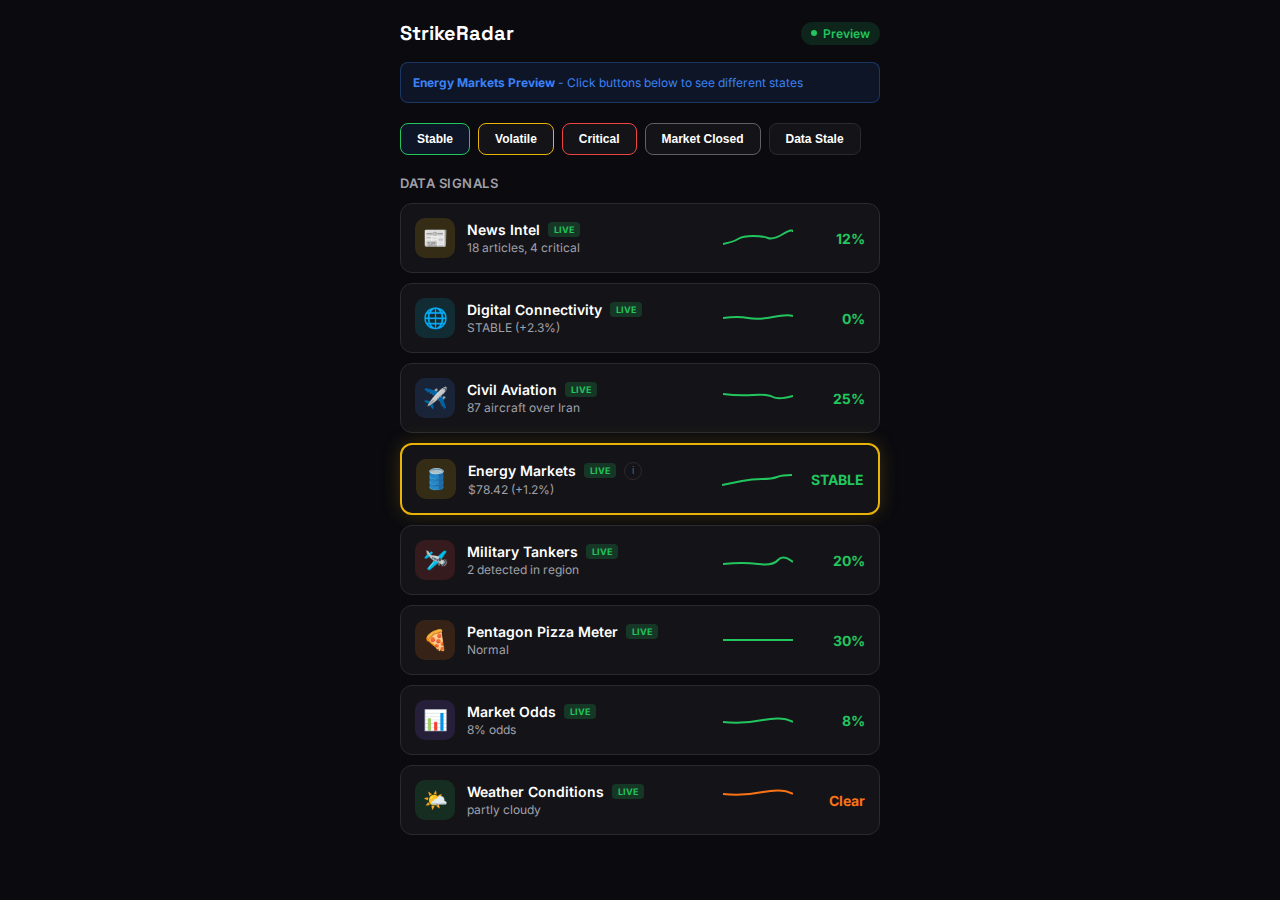
<file: frontend/demo-energy-preview.html>
<!DOCTYPE html>
<html lang="en">
<head>
    <meta charset="UTF-8">
    <meta name="viewport" content="width=device-width, initial-scale=1.0">
    <title>StrikeRadar - Energy Markets Preview</title>
    <link href="https://fonts.googleapis.com/css2?family=Inter:wght@400;500;600;700&family=Space+Grotesk:wght@500;600;700&display=swap" rel="stylesheet">
    <style>
        :root {
            --bg-primary: #0a0a0f;
            --bg-card: #141418;
            --bg-card-hover: #1a1a1f;
            --border: #2a2a30;
            --text-primary: #ffffff;
            --text-secondary: #a0a0a8;
            --text-muted: #606068;
            --green: #22c55e;
            --yellow: #eab308;
            --orange: #f97316;
            --red: #ef4444;
            --blue: #3b82f6;
            --purple: #8b5cf6;
        }

        * { margin: 0; padding: 0; box-sizing: border-box; }

        body {
            font-family: 'Inter', -apple-system, BlinkMacSystemFont, sans-serif;
            background: var(--bg-primary);
            color: var(--text-primary);
            min-height: 100vh;
            padding: 20px;
        }

        .app {
            max-width: 480px;
            margin: 0 auto;
        }

        .header {
            display: flex;
            justify-content: space-between;
            align-items: center;
            margin-bottom: 16px;
        }

        .logo {
            font-family: 'Space Grotesk', sans-serif;
            font-size: 20px;
            font-weight: 700;
        }

        .live-badge {
            display: flex;
            align-items: center;
            gap: 6px;
            background: rgba(34, 197, 94, 0.15);
            color: var(--green);
            padding: 4px 10px;
            border-radius: 12px;
            font-size: 12px;
            font-weight: 600;
        }

        .live-dot {
            width: 6px;
            height: 6px;
            background: var(--green);
            border-radius: 50%;
            animation: pulse 2s infinite;
        }

        @keyframes pulse {
            0%, 100% { opacity: 1; }
            50% { opacity: 0.5; }
        }

        .section-title {
            font-size: 13px;
            font-weight: 600;
            color: var(--text-secondary);
            text-transform: uppercase;
            letter-spacing: 0.5px;
            margin-bottom: 12px;
        }

        .signals-section {
            margin-top: 20px;
        }

        .signal-item {
            display: flex;
            align-items: center;
            gap: 12px;
            background: var(--bg-card);
            border: 1px solid var(--border);
            border-radius: 12px;
            padding: 14px;
            margin-bottom: 10px;
            transition: background 0.2s;
        }

        .signal-item:hover {
            background: var(--bg-card-hover);
        }

        .signal-icon {
            width: 40px;
            height: 40px;
            border-radius: 10px;
            display: flex;
            align-items: center;
            justify-content: center;
            font-size: 20px;
            flex-shrink: 0;
        }

        .signal-info {
            flex: 1;
            min-width: 0;
        }

        .signal-name {
            font-size: 14px;
            font-weight: 600;
            display: flex;
            align-items: center;
            gap: 8px;
        }

        .signal-status {
            font-size: 9px;
            padding: 2px 6px;
            border-radius: 4px;
            font-weight: 700;
            text-transform: uppercase;
        }

        .signal-status.live {
            background: rgba(34, 197, 94, 0.2);
            color: var(--green);
        }

        .signal-status.stale {
            background: rgba(96, 96, 104, 0.2);
            color: var(--text-muted);
        }

        .signal-detail {
            font-size: 12px;
            color: var(--text-secondary);
            margin-top: 2px;
        }

        .signal-right {
            display: flex;
            align-items: center;
            gap: 12px;
        }

        .signal-sparkline {
            width: 70px;
            height: 28px;
        }

        .signal-value {
            font-size: 14px;
            font-weight: 700;
            min-width: 60px;
            text-align: right;
        }

        .info-btn {
            width: 18px;
            height: 18px;
            border-radius: 50%;
            border: 1px solid var(--border);
            background: transparent;
            color: var(--text-muted);
            font-size: 10px;
            cursor: pointer;
            display: inline-flex;
            align-items: center;
            justify-content: center;
        }

        .preview-note {
            background: rgba(59, 130, 246, 0.1);
            border: 1px solid rgba(59, 130, 246, 0.3);
            border-radius: 8px;
            padding: 12px;
            margin-bottom: 20px;
            font-size: 12px;
            color: var(--blue);
        }

        .scenario-buttons {
            display: flex;
            gap: 8px;
            margin-bottom: 20px;
            flex-wrap: wrap;
        }

        .scenario-btn {
            padding: 8px 16px;
            border-radius: 8px;
            border: 1px solid var(--border);
            background: var(--bg-card);
            color: var(--text-primary);
            font-size: 12px;
            font-weight: 600;
            cursor: pointer;
            transition: all 0.2s;
        }

        .scenario-btn:hover {
            background: var(--bg-card-hover);
        }

        .scenario-btn.active {
            border-color: var(--blue);
            background: rgba(59, 130, 246, 0.1);
        }

        .scenario-btn.stable { border-color: var(--green); }
        .scenario-btn.volatile { border-color: var(--yellow); }
        .scenario-btn.critical { border-color: var(--red); }
        .scenario-btn.closed { border-color: var(--text-muted); }
    </style>
</head>
<body>
    <div class="app">
        <header class="header">
            <h1 class="logo">StrikeRadar</h1>
            <div class="live-badge"><div class="live-dot"></div>Preview</div>
        </header>

        <div class="preview-note">
            <strong>Energy Markets Preview</strong> - Click buttons below to see different states
        </div>

        <div class="scenario-buttons">
            <button class="scenario-btn stable active" onclick="setScenario('stable')">Stable</button>
            <button class="scenario-btn volatile" onclick="setScenario('volatile')">Volatile</button>
            <button class="scenario-btn critical" onclick="setScenario('critical')">Critical</button>
            <button class="scenario-btn closed" onclick="setScenario('closed')">Market Closed</button>
            <button class="scenario-btn" onclick="setScenario('stale')">Data Stale</button>
        </div>

        <section class="signals-section">
            <h2 class="section-title">Data Signals</h2>

            <!-- News Intel -->
            <div class="signal-item">
                <div class="signal-icon" style="background: rgba(234, 179, 8, 0.15);">📰</div>
                <div class="signal-info">
                    <div class="signal-name">News Intel <span class="signal-status live">LIVE</span></div>
                    <div class="signal-detail">18 articles, 4 critical</div>
                </div>
                <div class="signal-right">
                    <svg class="signal-sparkline" viewBox="0 0 70 28">
                        <path d="M0,20 Q10,18 15,15 T30,12 T45,14 T60,10 T70,8" fill="none" stroke="#22c55e" stroke-width="2"/>
                    </svg>
                    <div class="signal-value" style="color: var(--green);">12%</div>
                </div>
            </div>

            <!-- Digital Connectivity -->
            <div class="signal-item">
                <div class="signal-icon" style="background: rgba(6, 182, 212, 0.15);">🌐</div>
                <div class="signal-info">
                    <div class="signal-name">Digital Connectivity <span class="signal-status live">LIVE</span></div>
                    <div class="signal-detail">STABLE (+2.3%)</div>
                </div>
                <div class="signal-right">
                    <svg class="signal-sparkline" viewBox="0 0 70 28">
                        <path d="M0,14 Q15,12 25,14 T50,13 T70,12" fill="none" stroke="#22c55e" stroke-width="2"/>
                    </svg>
                    <div class="signal-value" style="color: var(--green);">0%</div>
                </div>
            </div>

            <!-- Civil Aviation -->
            <div class="signal-item">
                <div class="signal-icon" style="background: rgba(59, 130, 246, 0.15);">✈️</div>
                <div class="signal-info">
                    <div class="signal-name">Civil Aviation <span class="signal-status live">LIVE</span></div>
                    <div class="signal-detail">87 aircraft over Iran</div>
                </div>
                <div class="signal-right">
                    <svg class="signal-sparkline" viewBox="0 0 70 28">
                        <path d="M0,10 Q15,12 30,11 T50,13 T70,12" fill="none" stroke="#22c55e" stroke-width="2"/>
                    </svg>
                    <div class="signal-value" style="color: var(--green);">25%</div>
                </div>
            </div>

            <!-- ENERGY MARKETS - NEW! -->
            <div class="signal-item" id="energySignal" style="border: 2px solid var(--yellow); box-shadow: 0 0 20px rgba(234, 179, 8, 0.2);">
                <div class="signal-icon" style="background: rgba(234, 179, 8, 0.15);">🛢️</div>
                <div class="signal-info">
                    <div class="signal-name">Energy Markets <span class="signal-status live" id="energyStatus">LIVE</span> <button class="info-btn">i</button></div>
                    <div class="signal-detail" id="energyDetail">$78.42 (+1.2%)</div>
                </div>
                <div class="signal-right">
                    <svg class="signal-sparkline" id="energySparkline" viewBox="0 0 70 28">
                        <path d="M0,20 Q10,18 20,16 T40,14 T55,12 T70,10" fill="none" stroke="#22c55e" stroke-width="2"/>
                    </svg>
                    <div class="signal-value" id="energyValue" style="color: var(--green);">STABLE</div>
                </div>
            </div>

            <!-- Military Tankers -->
            <div class="signal-item">
                <div class="signal-icon" style="background: rgba(239, 68, 68, 0.15);">🛩️</div>
                <div class="signal-info">
                    <div class="signal-name">Military Tankers <span class="signal-status live">LIVE</span></div>
                    <div class="signal-detail">2 detected in region</div>
                </div>
                <div class="signal-right">
                    <svg class="signal-sparkline" viewBox="0 0 70 28">
                        <path d="M0,18 Q20,16 35,18 T55,14 T70,16" fill="none" stroke="#22c55e" stroke-width="2"/>
                    </svg>
                    <div class="signal-value" style="color: var(--green);">20%</div>
                </div>
            </div>

            <!-- Pentagon Pizza Meter -->
            <div class="signal-item">
                <div class="signal-icon" style="background: rgba(249, 115, 22, 0.15);">🍕</div>
                <div class="signal-info">
                    <div class="signal-name">Pentagon Pizza Meter <span class="signal-status live">LIVE</span></div>
                    <div class="signal-detail">Normal</div>
                </div>
                <div class="signal-right">
                    <svg class="signal-sparkline" viewBox="0 0 70 28">
                        <path d="M0,14 Q20,14 40,14 T70,14" fill="none" stroke="#22c55e" stroke-width="2"/>
                    </svg>
                    <div class="signal-value" style="color: var(--green);">30%</div>
                </div>
            </div>

            <!-- Market Odds -->
            <div class="signal-item">
                <div class="signal-icon" style="background: rgba(139, 92, 246, 0.15);">📊</div>
                <div class="signal-info">
                    <div class="signal-name">Market Odds <span class="signal-status live">LIVE</span></div>
                    <div class="signal-detail">8% odds</div>
                </div>
                <div class="signal-right">
                    <svg class="signal-sparkline" viewBox="0 0 70 28">
                        <path d="M0,16 Q20,18 40,14 T70,16" fill="none" stroke="#22c55e" stroke-width="2"/>
                    </svg>
                    <div class="signal-value" style="color: var(--green);">8%</div>
                </div>
            </div>

            <!-- Weather -->
            <div class="signal-item">
                <div class="signal-icon" style="background: rgba(34, 197, 94, 0.15);">🌤️</div>
                <div class="signal-info">
                    <div class="signal-name">Weather Conditions <span class="signal-status live">LIVE</span></div>
                    <div class="signal-detail">partly cloudy</div>
                </div>
                <div class="signal-right">
                    <svg class="signal-sparkline" viewBox="0 0 70 28">
                        <path d="M0,8 Q20,10 40,6 T70,8" fill="none" stroke="#f97316" stroke-width="2"/>
                    </svg>
                    <div class="signal-value" style="color: var(--orange);">Clear</div>
                </div>
            </div>
        </section>
    </div>

    <script>
        const scenarios = {
            stable: {
                status: 'LIVE',
                statusClass: 'live',
                detail: '$78.42 (+1.2%)',
                value: 'STABLE',
                valueColor: 'var(--green)',
                sparkColor: '#22c55e',
                sparkPath: 'M0,20 Q10,18 20,16 T40,14 T55,12 T70,10',
                borderColor: 'var(--green)'
            },
            volatile: {
                status: 'LIVE',
                statusClass: 'live',
                detail: '$82.15 (+3.8%)',
                value: 'VOLATILE',
                valueColor: 'var(--yellow)',
                sparkColor: '#eab308',
                sparkPath: 'M0,22 Q10,18 20,14 T40,10 T55,6 T70,4',
                borderColor: 'var(--yellow)'
            },
            critical: {
                status: 'LIVE',
                statusClass: 'live',
                detail: '$89.50 (+7.2%)',
                value: 'CRITICAL',
                valueColor: 'var(--red)',
                sparkColor: '#ef4444',
                sparkPath: 'M0,26 Q10,20 20,14 T40,8 T55,4 T70,2',
                borderColor: 'var(--red)'
            },
            closed: {
                status: 'LIVE',
                statusClass: 'live',
                detail: '$78.42 (Market Closed)',
                value: 'CLOSED',
                valueColor: 'var(--text-muted)',
                sparkColor: '#606068',
                sparkPath: 'M0,14 Q20,14 40,14 T70,14',
                borderColor: 'var(--text-muted)'
            },
            stale: {
                status: 'STALE',
                statusClass: 'stale',
                detail: 'Data unavailable',
                value: 'STALE',
                valueColor: 'var(--text-muted)',
                sparkColor: '#606068',
                sparkPath: 'M0,14 Q20,14 40,14 T70,14',
                borderColor: 'var(--text-muted)'
            }
        };

        function setScenario(name) {
            const s = scenarios[name];

            // Update status badge
            const statusEl = document.getElementById('energyStatus');
            statusEl.textContent = s.status;
            statusEl.className = 'signal-status ' + s.statusClass;

            // Update detail
            document.getElementById('energyDetail').textContent = s.detail;

            // Update value
            const valueEl = document.getElementById('energyValue');
            valueEl.textContent = s.value;
            valueEl.style.color = s.valueColor;

            // Update sparkline
            const sparkline = document.getElementById('energySparkline');
            sparkline.innerHTML = `<path d="${s.sparkPath}" fill="none" stroke="${s.sparkColor}" stroke-width="2"/>`;

            // Update border
            const signal = document.getElementById('energySignal');
            signal.style.borderColor = s.borderColor;
            signal.style.boxShadow = `0 0 20px ${s.borderColor}33`;

            // Update button states
            document.querySelectorAll('.scenario-btn').forEach(btn => {
                btn.classList.remove('active');
            });
            event.target.classList.add('active');
        }
    </script>
</body>
</html>
</file>
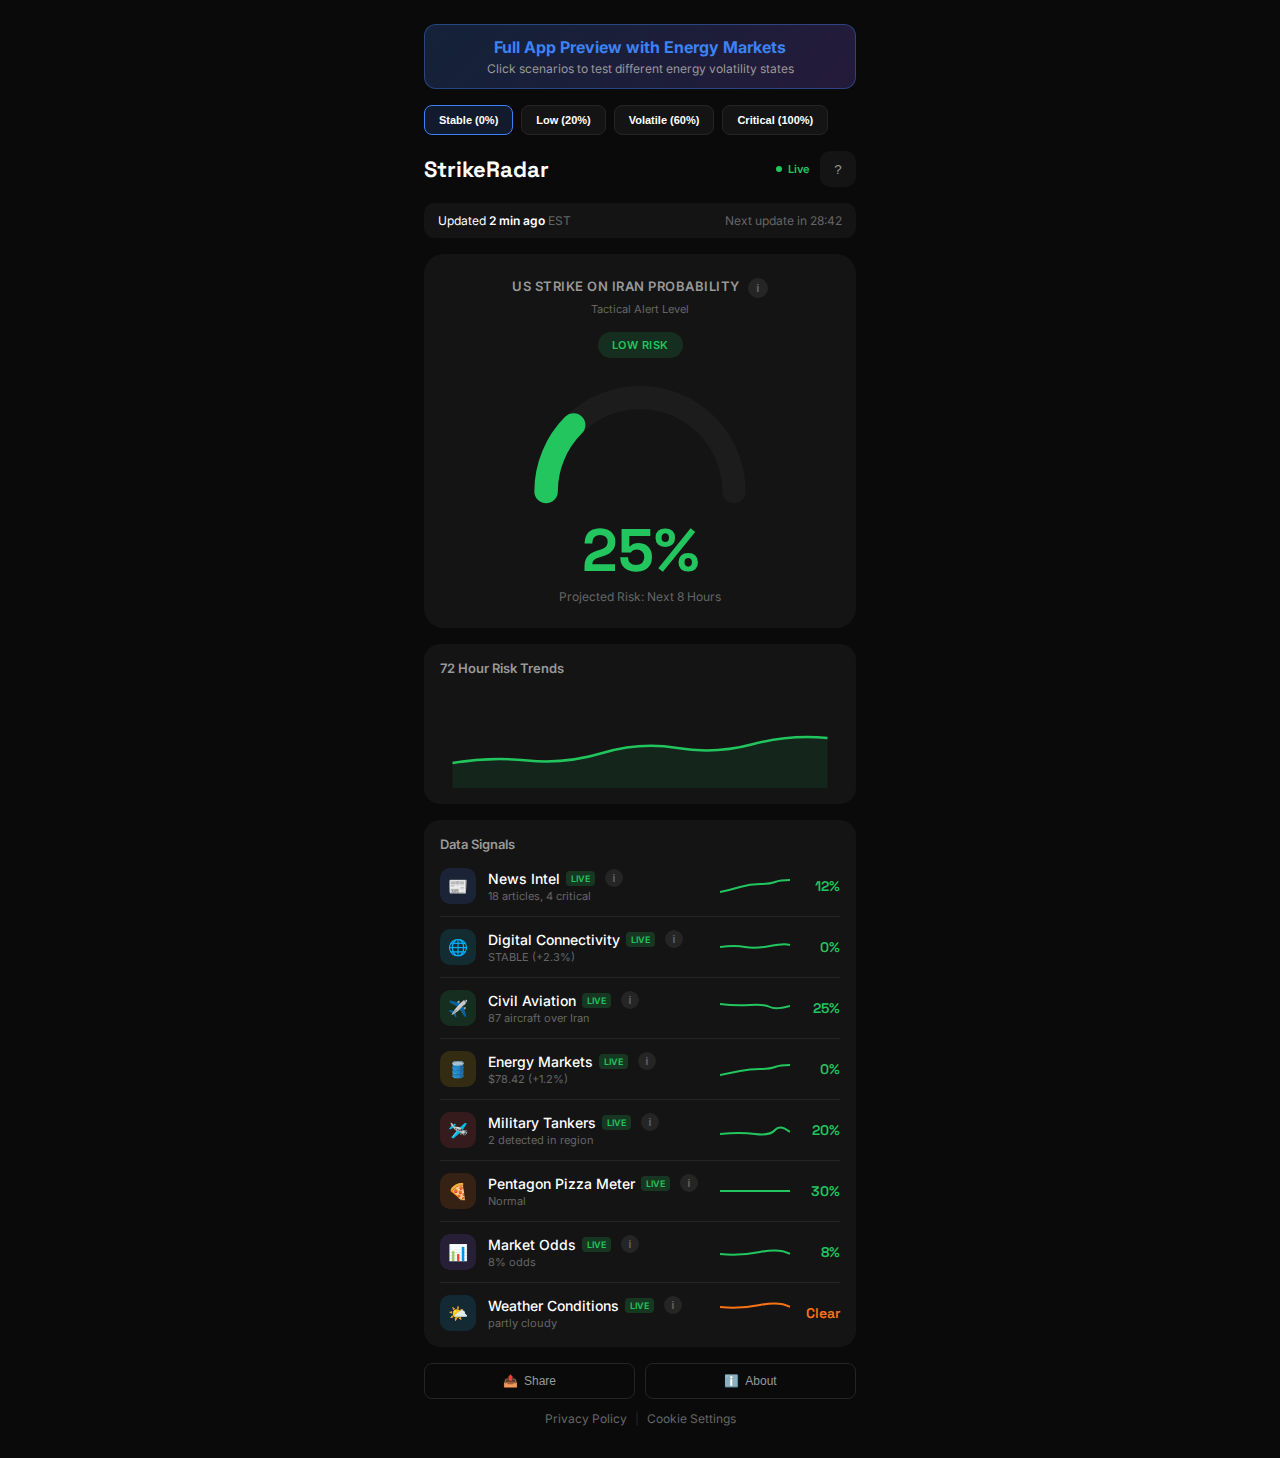
<file: frontend/demo-full-preview.html>
<!DOCTYPE html>
<html lang="en">
<head>
    <meta charset="UTF-8">
    <meta name="viewport" content="width=device-width, initial-scale=1.0">
    <title>StrikeRadar - Full App Preview</title>
    <link href="https://fonts.googleapis.com/css2?family=Inter:wght@400;500;600;700&family=Space+Grotesk:wght@500;600;700&display=swap" rel="stylesheet">
    <style>
        * { margin: 0; padding: 0; box-sizing: border-box; -webkit-tap-highlight-color: transparent; }
        :root {
            --bg: #0a0a0a; --card: #141414; --card-elevated: #1c1c1c;
            --border: #252525; --text: #ffffff; --text-secondary: #999; --text-muted: #666;
            --accent: #3b82f6; --green: #22c55e; --yellow: #eab308; --orange: #f97316; --red: #ef4444;
        }
        html, body {
            font-family: 'Inter', -apple-system, sans-serif;
            background: var(--bg);
            color: var(--text);
            min-height: 100vh;
            overflow-x: hidden;
        }
        .app { padding: 16px; padding-bottom: 80px; max-width: 100%; }

        /* Header */
        .header { display: flex; justify-content: space-between; align-items: center; margin-bottom: 16px; }
        .logo { font-family: 'Space Grotesk', sans-serif; font-size: 22px; font-weight: 700; }
        .header-right { display: flex; align-items: center; gap: 10px; }
        .live-badge { display: flex; align-items: center; gap: 6px; font-size: 11px; font-weight: 600; color: var(--green); }
        .live-dot { width: 6px; height: 6px; background: var(--green); border-radius: 50%; animation: pulse 2s infinite; }
        @keyframes pulse { 0%, 100% { opacity: 1; } 50% { opacity: 0.4; } }
        .icon-btn { width: 36px; height: 36px; display: flex; align-items: center; justify-content: center; background: var(--card); border: none; border-radius: 10px; color: var(--text-secondary); cursor: pointer; }

        /* Timestamp bar */
        .timestamp-bar { display: flex; justify-content: space-between; align-items: center; padding: 10px 14px; background: var(--card); border-radius: 10px; margin-bottom: 16px; font-size: 12px; }
        .timestamp-bar .time { color: var(--text); font-weight: 600; }
        .timestamp-bar .tz { color: var(--text-muted); }

        /* Main gauge card */
        .gauge-card { background: var(--card); border-radius: 20px; padding: 24px 20px; text-align: center; margin-bottom: 16px; }
        .gauge-title { font-size: 13px; font-weight: 600; color: var(--text-secondary); margin-bottom: 4px; text-transform: uppercase; letter-spacing: 0.5px; }
        .gauge-subtitle { font-size: 11px; color: var(--text-muted); margin-bottom: 16px; }
        .status-label { display: inline-block; padding: 6px 14px; border-radius: 20px; font-size: 11px; font-weight: 600; text-transform: uppercase; letter-spacing: 0.5px; margin-bottom: 16px; }
        .status-label.low { background: rgba(34, 197, 94, 0.15); color: var(--green); }
        .status-label.elevated { background: rgba(234, 179, 8, 0.15); color: var(--yellow); }
        .status-label.high { background: rgba(249, 115, 22, 0.15); color: var(--orange); }
        .gauge-container { position: relative; width: 200px; height: 115px; margin: 0 auto 12px; }
        .gauge-svg { width: 100%; height: 100%; overflow: visible; }
        .gauge-track { fill: none; stroke: var(--card-elevated); stroke-width: 20; stroke-linecap: round; }
        .gauge-fill { fill: none; stroke-width: 20; stroke-linecap: round; transition: stroke-dashoffset 0.8s ease, stroke 0.5s ease; }
        .gauge-value { font-family: 'Space Grotesk', sans-serif; font-size: 52px; font-weight: 700; line-height: 1; }
        .gauge-value.green { color: var(--green); } .gauge-value.yellow { color: var(--yellow); }
        .gauge-value.orange { color: var(--orange); } .gauge-value.red { color: var(--red); }
        .gauge-window { font-size: 12px; color: var(--text-muted); margin-top: 8px; }
        .gauge-header { display: flex; align-items: center; justify-content: center; gap: 8px; margin-bottom: 4px; }
        .gauge-info-btn { width: 20px; height: 20px; border-radius: 50%; background: var(--border); border: none; color: var(--text-muted); font-size: 11px; font-weight: 700; cursor: pointer; }

        /* Trend chart */
        .trend-section { background: var(--card); border-radius: 16px; padding: 16px; margin-bottom: 16px; }
        .trend-header { display: flex; justify-content: space-between; align-items: center; margin-bottom: 12px; }
        .trend-title { font-size: 13px; font-weight: 600; color: var(--text-secondary); }
        .chart-wrap { height: 100px; position: relative; display: flex; align-items: center; justify-content: center; }

        /* Signals */
        .signals-section { background: var(--card); border-radius: 16px; padding: 16px; margin-bottom: 16px; }
        .section-title { font-size: 13px; font-weight: 600; color: var(--text-secondary); margin-bottom: 16px; }
        .signal-item { display: flex; align-items: center; padding: 12px 0; border-bottom: 1px solid var(--border); }
        .signal-item:last-child { border-bottom: none; padding-bottom: 0; }
        .signal-item:first-of-type { padding-top: 0; }
        .signal-icon { width: 36px; height: 36px; border-radius: 10px; display: flex; align-items: center; justify-content: center; margin-right: 12px; font-size: 16px; }
        .signal-info { flex: 1; min-width: 0; }
        .signal-name { font-size: 14px; font-weight: 500; margin-bottom: 2px; display: flex; align-items: center; gap: 6px; }
        .signal-detail { font-size: 11px; color: var(--text-muted); white-space: nowrap; overflow: hidden; text-overflow: ellipsis; }
        .signal-status { font-size: 9px; padding: 2px 5px; border-radius: 4px; font-weight: 600; }
        .signal-status.live { background: rgba(34, 197, 94, 0.2); color: var(--green); }
        .info-btn { width: 18px; height: 18px; border-radius: 50%; background: var(--border); border: none; color: var(--text-muted); font-size: 10px; font-weight: 700; cursor: pointer; margin-left: 4px; }
        .signal-right { display: flex; align-items: center; gap: 10px; }
        .signal-value { font-family: 'Space Grotesk', sans-serif; font-size: 14px; font-weight: 600; text-align: right; min-width: 40px; }
        .signal-sparkline { width: 70px; height: 28px; }
        .signal-sparkline svg { width: 100%; height: 100%; }

        /* Footer buttons */
        .show-more-btn { padding: 10px; background: var(--bg); border: 1px solid var(--border); border-radius: 8px; color: var(--text-secondary); font-size: 12px; font-weight: 500; cursor: pointer; }
        .footer-links { display: flex; justify-content: center; align-items: center; gap: 8px; margin-top: 12px; padding-bottom: 8px; font-size: 12px; }
        .footer-links a { color: var(--text-muted); text-decoration: none; }
        .footer-separator { color: var(--border); }

        /* Preview banner */
        .preview-banner {
            background: linear-gradient(135deg, rgba(59, 130, 246, 0.2), rgba(139, 92, 246, 0.2));
            border: 1px solid rgba(59, 130, 246, 0.4);
            border-radius: 12px;
            padding: 12px 16px;
            margin-bottom: 16px;
            text-align: center;
        }
        .preview-banner strong { color: var(--accent); }
        .preview-banner p { font-size: 12px; color: var(--text-secondary); margin-top: 4px; }

        /* Scenario controls */
        .scenario-controls {
            display: flex;
            gap: 8px;
            flex-wrap: wrap;
            margin-bottom: 16px;
        }
        .scenario-btn {
            padding: 8px 14px;
            border-radius: 8px;
            border: 1px solid var(--border);
            background: var(--card);
            color: var(--text);
            font-size: 11px;
            font-weight: 600;
            cursor: pointer;
        }
        .scenario-btn:hover { background: var(--card-elevated); }
        .scenario-btn.active { border-color: var(--accent); background: rgba(59, 130, 246, 0.15); }

        @media (min-width: 768px) {
            .app { max-width: 480px; margin: 0 auto; padding: 24px; }
            .gauge-container { width: 240px; height: 135px; }
            .gauge-value { font-size: 60px; }
        }
    </style>
</head>
<body>
    <div class="app">
        <div class="preview-banner">
            <strong>Full App Preview with Energy Markets</strong>
            <p>Click scenarios to test different energy volatility states</p>
        </div>

        <div class="scenario-controls">
            <button class="scenario-btn active" onclick="setScenario('stable')">Stable (0%)</button>
            <button class="scenario-btn" onclick="setScenario('low')">Low (20%)</button>
            <button class="scenario-btn" onclick="setScenario('volatile')">Volatile (60%)</button>
            <button class="scenario-btn" onclick="setScenario('critical')">Critical (100%)</button>
        </div>

        <header class="header">
            <h1 class="logo">StrikeRadar</h1>
            <div class="header-right">
                <div class="live-badge"><div class="live-dot"></div>Live</div>
                <button class="icon-btn">?</button>
            </div>
        </header>

        <div class="timestamp-bar">
            <span>Updated <span class="time">2 min ago</span> <span class="tz">EST</span></span>
            <span style="color: var(--text-muted)">Next update in 28:42</span>
        </div>

        <div class="gauge-card">
            <div class="gauge-header">
                <span class="gauge-title">US Strike on Iran Probability</span>
                <button class="gauge-info-btn">i</button>
            </div>
            <div class="gauge-subtitle">Tactical Alert Level</div>
            <div class="status-label low" id="statusLabel">Low Risk</div>
            <div class="gauge-container">
                <svg class="gauge-svg" viewBox="0 0 200 115">
                    <defs>
                        <linearGradient id="gradGreen" x1="0%" y1="0%" x2="100%" y2="0%">
                            <stop offset="0%" stop-color="#22c55e"/><stop offset="100%" stop-color="#22c55e"/>
                        </linearGradient>
                        <linearGradient id="gradYellow" x1="0%" y1="0%" x2="100%" y2="0%">
                            <stop offset="0%" stop-color="#22c55e"/><stop offset="100%" stop-color="#eab308"/>
                        </linearGradient>
                    </defs>
                    <path class="gauge-track" d="M 20 100 A 80 80 0 0 1 180 100"/>
                    <path class="gauge-fill" id="gaugeFill" d="M 20 100 A 80 80 0 0 1 180 100" stroke="url(#gradGreen)" stroke-dasharray="251.2" stroke-dashoffset="188.4"/>
                </svg>
            </div>
            <div class="gauge-value green" id="gaugeValue">25%</div>
            <div class="gauge-window">Projected Risk: Next 8 Hours</div>
        </div>

        <div class="trend-section">
            <div class="trend-header">
                <span class="trend-title">72 Hour Risk Trends</span>
            </div>
            <div class="chart-wrap">
                <svg viewBox="0 0 300 80" style="width: 100%; height: 100%;">
                    <path d="M0,60 Q30,55 60,58 T120,52 T180,48 T240,45 T300,40" fill="none" stroke="#22c55e" stroke-width="2"/>
                    <path d="M0,60 Q30,55 60,58 T120,52 T180,48 T240,45 T300,40 L300,80 L0,80 Z" fill="rgba(34, 197, 94, 0.1)"/>
                </svg>
            </div>
        </div>

        <section class="signals-section">
            <h2 class="section-title">Data Signals</h2>

            <!-- News Intel -->
            <div class="signal-item">
                <div class="signal-icon" style="background: rgba(59, 130, 246, 0.15);">📰</div>
                <div class="signal-info">
                    <div class="signal-name">News Intel <span class="signal-status live">LIVE</span><button class="info-btn">i</button></div>
                    <div class="signal-detail">18 articles, 4 critical</div>
                </div>
                <div class="signal-right">
                    <div class="signal-sparkline">
                        <svg viewBox="0 0 70 28"><path d="M0,20 Q10,18 20,15 T40,12 T55,10 T70,8" fill="none" stroke="#22c55e" stroke-width="2"/></svg>
                    </div>
                    <div class="signal-value" style="color: var(--green);">12%</div>
                </div>
            </div>

            <!-- Digital Connectivity -->
            <div class="signal-item">
                <div class="signal-icon" style="background: rgba(6, 182, 212, 0.15);">🌐</div>
                <div class="signal-info">
                    <div class="signal-name">Digital Connectivity <span class="signal-status live">LIVE</span><button class="info-btn">i</button></div>
                    <div class="signal-detail">STABLE (+2.3%)</div>
                </div>
                <div class="signal-right">
                    <div class="signal-sparkline">
                        <svg viewBox="0 0 70 28"><path d="M0,14 Q15,12 25,14 T50,13 T70,12" fill="none" stroke="#22c55e" stroke-width="2"/></svg>
                    </div>
                    <div class="signal-value" style="color: var(--green);">0%</div>
                </div>
            </div>

            <!-- Civil Aviation -->
            <div class="signal-item">
                <div class="signal-icon" style="background: rgba(34, 197, 94, 0.15);">✈️</div>
                <div class="signal-info">
                    <div class="signal-name">Civil Aviation <span class="signal-status live">LIVE</span><button class="info-btn">i</button></div>
                    <div class="signal-detail">87 aircraft over Iran</div>
                </div>
                <div class="signal-right">
                    <div class="signal-sparkline">
                        <svg viewBox="0 0 70 28"><path d="M0,10 Q15,12 30,11 T50,13 T70,12" fill="none" stroke="#22c55e" stroke-width="2"/></svg>
                    </div>
                    <div class="signal-value" style="color: var(--green);">25%</div>
                </div>
            </div>

            <!-- ENERGY MARKETS - Shows percentage like other signals -->
            <div class="signal-item" id="energySignal">
                <div class="signal-icon" style="background: rgba(234, 179, 8, 0.15);">🛢️</div>
                <div class="signal-info">
                    <div class="signal-name">Energy Markets <span class="signal-status live">LIVE</span><button class="info-btn">i</button></div>
                    <div class="signal-detail" id="energyDetail">$78.42 (+1.2%)</div>
                </div>
                <div class="signal-right">
                    <div class="signal-sparkline" id="energySparkline">
                        <svg viewBox="0 0 70 28"><path d="M0,20 Q10,18 20,16 T40,14 T55,12 T70,10" fill="none" stroke="#22c55e" stroke-width="2"/></svg>
                    </div>
                    <div class="signal-value" id="energyValue" style="color: var(--green);">0%</div>
                </div>
            </div>

            <!-- Military Tankers -->
            <div class="signal-item">
                <div class="signal-icon" style="background: rgba(239, 68, 68, 0.15);">🛩️</div>
                <div class="signal-info">
                    <div class="signal-name">Military Tankers <span class="signal-status live">LIVE</span><button class="info-btn">i</button></div>
                    <div class="signal-detail">2 detected in region</div>
                </div>
                <div class="signal-right">
                    <div class="signal-sparkline">
                        <svg viewBox="0 0 70 28"><path d="M0,18 Q20,16 35,18 T55,14 T70,16" fill="none" stroke="#22c55e" stroke-width="2"/></svg>
                    </div>
                    <div class="signal-value" style="color: var(--green);">20%</div>
                </div>
            </div>

            <!-- Pentagon Pizza Meter -->
            <div class="signal-item">
                <div class="signal-icon" style="background: rgba(249, 115, 22, 0.15);">🍕</div>
                <div class="signal-info">
                    <div class="signal-name">Pentagon Pizza Meter <span class="signal-status live">LIVE</span><button class="info-btn">i</button></div>
                    <div class="signal-detail">Normal</div>
                </div>
                <div class="signal-right">
                    <div class="signal-sparkline">
                        <svg viewBox="0 0 70 28"><path d="M0,14 Q20,14 40,14 T70,14" fill="none" stroke="#22c55e" stroke-width="2"/></svg>
                    </div>
                    <div class="signal-value" style="color: var(--green);">30%</div>
                </div>
            </div>

            <!-- Market Odds -->
            <div class="signal-item">
                <div class="signal-icon" style="background: rgba(139, 92, 246, 0.15);">📊</div>
                <div class="signal-info">
                    <div class="signal-name">Market Odds <span class="signal-status live">LIVE</span><button class="info-btn">i</button></div>
                    <div class="signal-detail">8% odds</div>
                </div>
                <div class="signal-right">
                    <div class="signal-sparkline">
                        <svg viewBox="0 0 70 28"><path d="M0,16 Q20,18 40,14 T70,16" fill="none" stroke="#22c55e" stroke-width="2"/></svg>
                    </div>
                    <div class="signal-value" style="color: var(--green);">8%</div>
                </div>
            </div>

            <!-- Weather -->
            <div class="signal-item">
                <div class="signal-icon" style="background: rgba(14, 165, 233, 0.15);">🌤️</div>
                <div class="signal-info">
                    <div class="signal-name">Weather Conditions <span class="signal-status live">LIVE</span><button class="info-btn">i</button></div>
                    <div class="signal-detail">partly cloudy</div>
                </div>
                <div class="signal-right">
                    <div class="signal-sparkline">
                        <svg viewBox="0 0 70 28"><path d="M0,8 Q20,10 40,6 T70,8" fill="none" stroke="#f97316" stroke-width="2"/></svg>
                    </div>
                    <div class="signal-value" style="color: var(--orange);">Clear</div>
                </div>
            </div>
        </section>

        <div style="display: flex; gap: 10px; margin-top: 8px;">
            <button class="show-more-btn" style="flex: 1; display: flex; align-items: center; justify-content: center; gap: 6px;">
                <span>📤</span> Share
            </button>
            <button class="show-more-btn" style="flex: 1; display: flex; align-items: center; justify-content: center; gap: 6px;">
                <span>ℹ️</span> About
            </button>
        </div>
        <div class="footer-links">
            <a href="#">Privacy Policy</a>
            <span class="footer-separator">|</span>
            <a href="#">Cookie Settings</a>
        </div>
    </div>

    <script>
        const scenarios = {
            stable: {
                risk: 0,
                detail: '$78.42 (+1.2%)',
                color: 'var(--green)',
                sparkColor: '#22c55e',
                sparkPath: 'M0,20 Q10,18 20,16 T40,14 T55,12 T70,14'
            },
            low: {
                risk: 20,
                detail: '$79.85 (+2.1%)',
                color: 'var(--green)',
                sparkColor: '#22c55e',
                sparkPath: 'M0,22 Q10,20 20,18 T40,16 T55,14 T70,12'
            },
            volatile: {
                risk: 60,
                detail: '$82.15 (+3.8%)',
                color: 'var(--yellow)',
                sparkColor: '#eab308',
                sparkPath: 'M0,24 Q10,20 20,16 T40,12 T55,8 T70,6'
            },
            critical: {
                risk: 100,
                detail: '$89.50 (+7.2%)',
                color: 'var(--red)',
                sparkColor: '#ef4444',
                sparkPath: 'M0,26 Q10,22 20,16 T40,10 T55,6 T70,2'
            }
        };

        function setScenario(name) {
            const s = scenarios[name];

            // Update energy value (percentage like other signals)
            const valueEl = document.getElementById('energyValue');
            valueEl.textContent = `${s.risk}%`;
            valueEl.style.color = s.color;

            // Update detail
            document.getElementById('energyDetail').textContent = s.detail;

            // Update sparkline
            const sparkline = document.getElementById('energySparkline');
            sparkline.innerHTML = `<svg viewBox="0 0 70 28"><path d="${s.sparkPath}" fill="none" stroke="${s.sparkColor}" stroke-width="2"/></svg>`;

            // Update button states
            document.querySelectorAll('.scenario-btn').forEach(btn => btn.classList.remove('active'));
            event.target.classList.add('active');
        }
    </script>
</body>
</html>
</file>
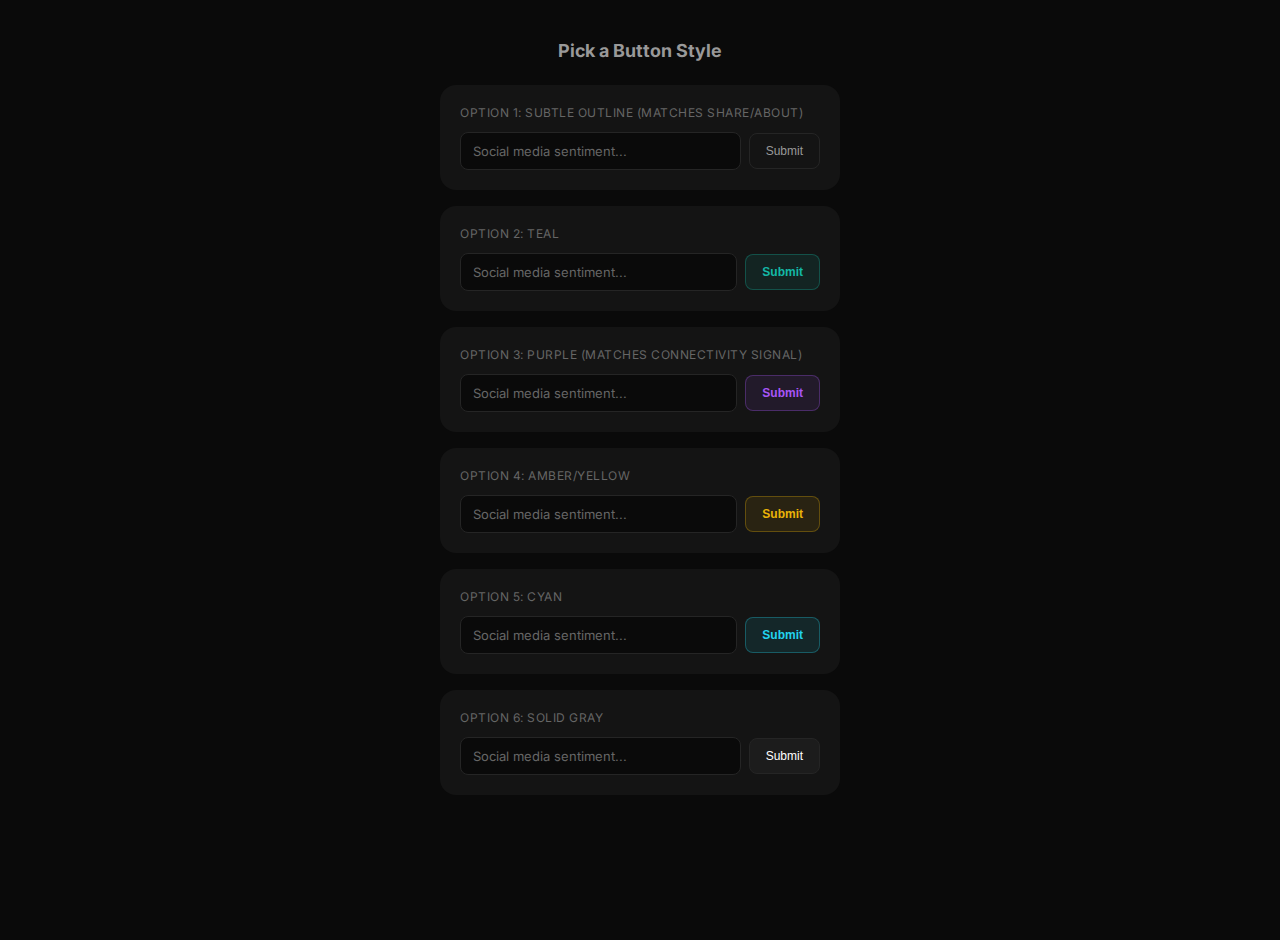
<file: frontend/preview-button-options.html>
<!DOCTYPE html>
<html lang="en">
<head>
    <meta charset="UTF-8">
    <meta name="viewport" content="width=device-width, initial-scale=1.0">
    <title>Button Options Preview</title>
    <link href="https://fonts.googleapis.com/css2?family=Inter:wght@400;500;600;700&family=Space+Grotesk:wght@500;600;700&display=swap" rel="stylesheet">
    <style>
        * { margin: 0; padding: 0; box-sizing: border-box; }
        :root {
            --bg: #0a0a0a; --card: #141414; --card-elevated: #1c1c1c;
            --border: #252525; --text: #ffffff; --text-secondary: #999; --text-muted: #666;
            --accent: #3b82f6; --green: #22c55e; --yellow: #eab308; --orange: #f97316; --red: #ef4444;
            --purple: #a855f7; --teal: #14b8a6; --cyan: #22d3ee;
        }
        html, body {
            font-family: 'Inter', -apple-system, sans-serif;
            background: var(--bg);
            color: var(--text);
            min-height: 100vh;
            padding: 20px;
        }
        .container { max-width: 400px; margin: 0 auto; }
        h1 { font-size: 18px; margin-bottom: 24px; color: var(--text-secondary); text-align: center; }
        .option { background: var(--card); border-radius: 16px; padding: 20px; margin-bottom: 16px; }
        .option-label { font-size: 12px; color: var(--text-muted); margin-bottom: 12px; text-transform: uppercase; letter-spacing: 0.5px; }
        .option-row { display: flex; gap: 8px; align-items: center; }
        .demo-input {
            flex: 1;
            background: var(--bg);
            border: 1px solid var(--border);
            border-radius: 8px;
            padding: 10px 12px;
            font-size: 13px;
            color: var(--text-muted);
            font-family: inherit;
        }

        /* Option 1: Subtle White/Gray */
        .btn-1 {
            background: transparent;
            color: var(--text-secondary);
            border: 1px solid var(--border);
            border-radius: 8px;
            padding: 10px 16px;
            font-size: 12px;
            font-weight: 500;
            cursor: pointer;
            transition: all 0.2s;
        }
        .btn-1:hover { color: var(--text); border-color: var(--text-muted); }

        /* Option 2: Teal */
        .btn-2 {
            background: rgba(20, 184, 166, 0.1);
            color: var(--teal);
            border: 1px solid rgba(20, 184, 166, 0.3);
            border-radius: 8px;
            padding: 10px 16px;
            font-size: 12px;
            font-weight: 600;
            cursor: pointer;
            transition: all 0.2s;
        }
        .btn-2:hover { background: rgba(20, 184, 166, 0.2); border-color: rgba(20, 184, 166, 0.5); }

        /* Option 3: Purple */
        .btn-3 {
            background: rgba(168, 85, 247, 0.1);
            color: var(--purple);
            border: 1px solid rgba(168, 85, 247, 0.3);
            border-radius: 8px;
            padding: 10px 16px;
            font-size: 12px;
            font-weight: 600;
            cursor: pointer;
            transition: all 0.2s;
        }
        .btn-3:hover { background: rgba(168, 85, 247, 0.2); border-color: rgba(168, 85, 247, 0.5); }

        /* Option 4: Orange/Amber */
        .btn-4 {
            background: rgba(234, 179, 8, 0.1);
            color: var(--yellow);
            border: 1px solid rgba(234, 179, 8, 0.3);
            border-radius: 8px;
            padding: 10px 16px;
            font-size: 12px;
            font-weight: 600;
            cursor: pointer;
            transition: all 0.2s;
        }
        .btn-4:hover { background: rgba(234, 179, 8, 0.2); border-color: rgba(234, 179, 8, 0.5); }

        /* Option 5: Cyan */
        .btn-5 {
            background: rgba(34, 211, 238, 0.1);
            color: var(--cyan);
            border: 1px solid rgba(34, 211, 238, 0.3);
            border-radius: 8px;
            padding: 10px 16px;
            font-size: 12px;
            font-weight: 600;
            cursor: pointer;
            transition: all 0.2s;
        }
        .btn-5:hover { background: rgba(34, 211, 238, 0.2); border-color: rgba(34, 211, 238, 0.5); }

        /* Option 6: Solid subtle gray */
        .btn-6 {
            background: var(--card-elevated);
            color: var(--text);
            border: 1px solid var(--border);
            border-radius: 8px;
            padding: 10px 16px;
            font-size: 12px;
            font-weight: 500;
            cursor: pointer;
            transition: all 0.2s;
        }
        .btn-6:hover { background: var(--border); }
    </style>
</head>
<body>
    <div class="container">
        <h1>Pick a Button Style</h1>

        <div class="option">
            <div class="option-label">Option 1: Subtle outline (matches Share/About)</div>
            <div class="option-row">
                <input type="text" class="demo-input" value="Social media sentiment..." readonly>
                <button class="btn-1">Submit</button>
            </div>
        </div>

        <div class="option">
            <div class="option-label">Option 2: Teal</div>
            <div class="option-row">
                <input type="text" class="demo-input" value="Social media sentiment..." readonly>
                <button class="btn-2">Submit</button>
            </div>
        </div>

        <div class="option">
            <div class="option-label">Option 3: Purple (matches Connectivity signal)</div>
            <div class="option-row">
                <input type="text" class="demo-input" value="Social media sentiment..." readonly>
                <button class="btn-3">Submit</button>
            </div>
        </div>

        <div class="option">
            <div class="option-label">Option 4: Amber/Yellow</div>
            <div class="option-row">
                <input type="text" class="demo-input" value="Social media sentiment..." readonly>
                <button class="btn-4">Submit</button>
            </div>
        </div>

        <div class="option">
            <div class="option-label">Option 5: Cyan</div>
            <div class="option-row">
                <input type="text" class="demo-input" value="Social media sentiment..." readonly>
                <button class="btn-5">Submit</button>
            </div>
        </div>

        <div class="option">
            <div class="option-label">Option 6: Solid gray</div>
            <div class="option-row">
                <input type="text" class="demo-input" value="Social media sentiment..." readonly>
                <button class="btn-6">Submit</button>
            </div>
        </div>
    </div>
</body>
</html>
</file>
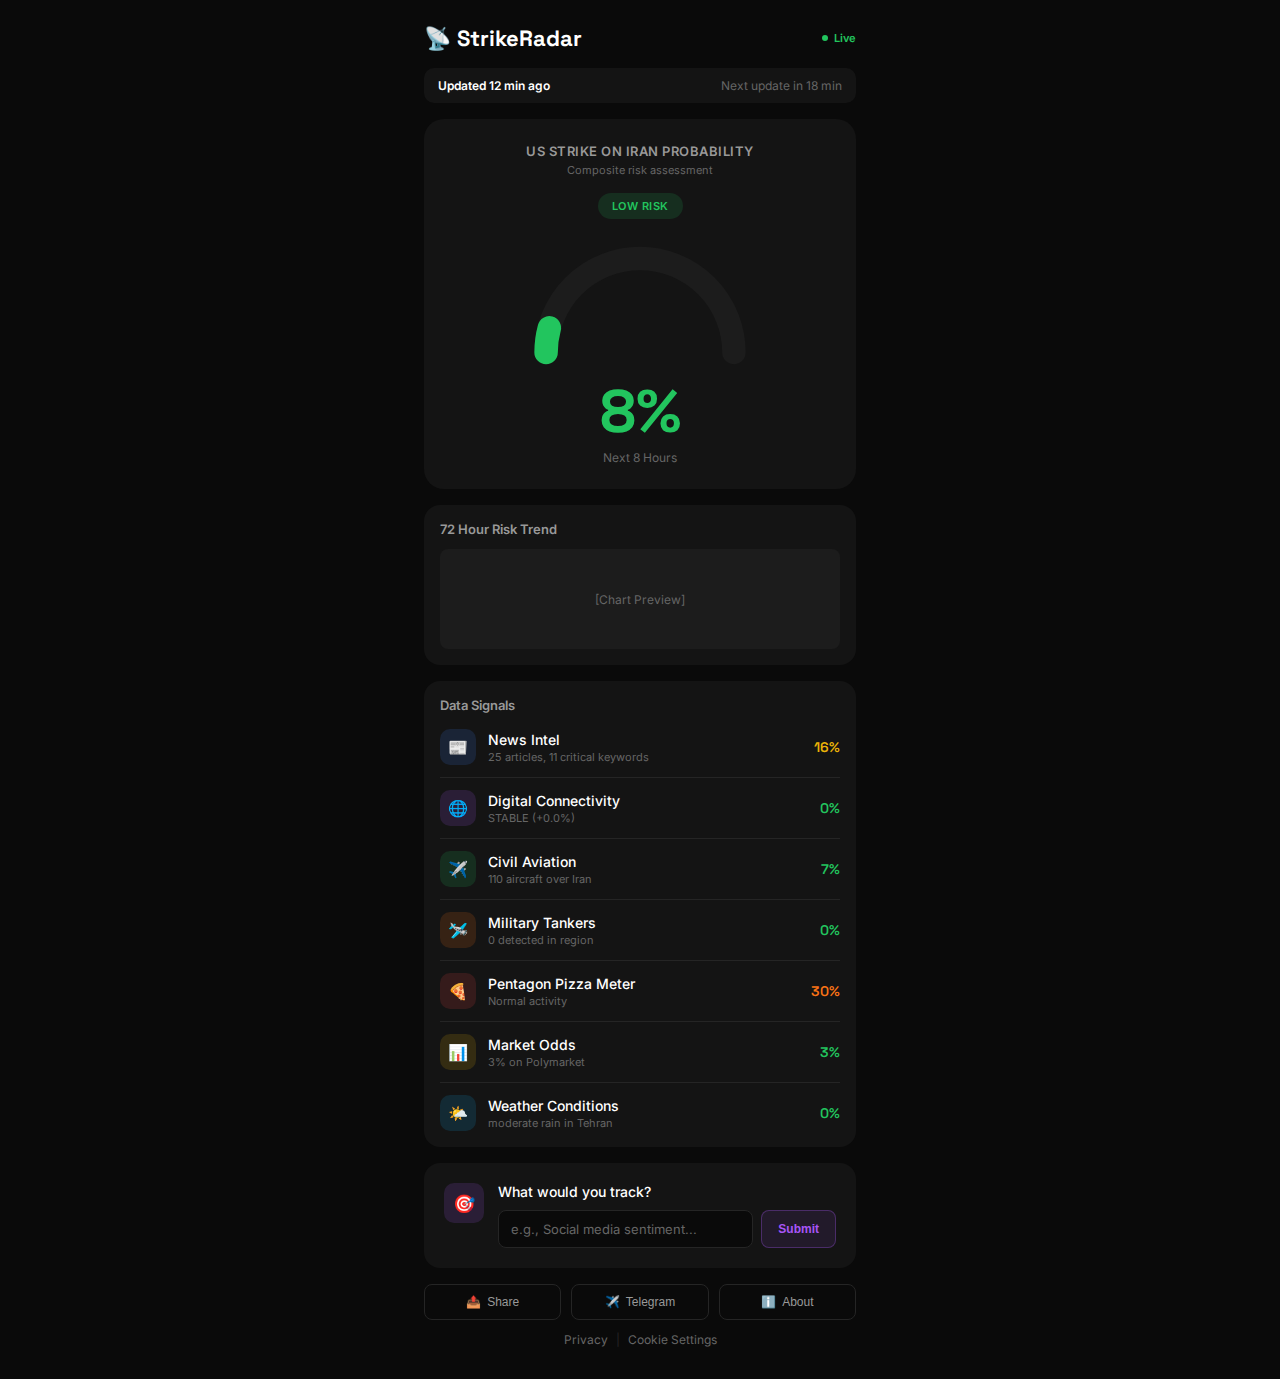
<file: frontend/preview-full-app.html>
<!DOCTYPE html>
<html lang="en">
<head>
    <meta charset="UTF-8">
    <meta name="viewport" content="width=device-width, initial-scale=1.0, maximum-scale=1.0, user-scalable=no">
    <title>StrikeRadar - Full Preview</title>
    <link href="https://fonts.googleapis.com/css2?family=Inter:wght@400;500;600;700&family=Space+Grotesk:wght@500;600;700&display=swap" rel="stylesheet">
    <style>
        * { margin: 0; padding: 0; box-sizing: border-box; -webkit-tap-highlight-color: transparent; }
        :root {
            --bg: #0a0a0a; --card: #141414; --card-elevated: #1c1c1c;
            --border: #252525; --text: #ffffff; --text-secondary: #999; --text-muted: #666;
            --accent: #3b82f6; --green: #22c55e; --yellow: #eab308; --orange: #f97316; --red: #ef4444;
        }
        html, body {
            font-family: 'Inter', -apple-system, sans-serif;
            background: var(--bg);
            color: var(--text);
            min-height: 100vh;
            overflow-x: hidden;
        }
        .app { padding: 16px; padding-bottom: 80px; max-width: 100%; }

        /* Header */
        .header { display: flex; justify-content: space-between; align-items: center; margin-bottom: 16px; }
        .logo { font-family: 'Space Grotesk', sans-serif; font-size: 22px; font-weight: 700; }
        .header-right { display: flex; align-items: center; gap: 10px; }
        .live-badge { display: flex; align-items: center; gap: 6px; font-size: 11px; font-weight: 600; color: var(--green); }
        .live-dot { width: 6px; height: 6px; background: var(--green); border-radius: 50%; animation: pulse 2s infinite; }
        @keyframes pulse { 0%, 100% { opacity: 1; } 50% { opacity: 0.4; } }

        /* Timestamp bar */
        .timestamp-bar { display: flex; justify-content: space-between; align-items: center; padding: 10px 14px; background: var(--card); border-radius: 10px; margin-bottom: 16px; font-size: 12px; }
        .timestamp-bar .time { color: var(--text); font-weight: 600; }
        .timestamp-bar .tz { color: var(--text-muted); }

        /* Main gauge card */
        .gauge-card { background: var(--card); border-radius: 20px; padding: 24px 20px; text-align: center; margin-bottom: 16px; }
        .gauge-title { font-size: 13px; font-weight: 600; color: var(--text-secondary); margin-bottom: 4px; text-transform: uppercase; letter-spacing: 0.5px; }
        .gauge-subtitle { font-size: 11px; color: var(--text-muted); margin-bottom: 16px; }
        .status-label { display: inline-block; padding: 6px 14px; border-radius: 20px; font-size: 11px; font-weight: 600; text-transform: uppercase; letter-spacing: 0.5px; margin-bottom: 16px; }
        .status-label.low { background: rgba(34, 197, 94, 0.15); color: var(--green); }
        .gauge-container { position: relative; width: 200px; height: 115px; margin: 0 auto 12px; }
        .gauge-svg { width: 100%; height: 100%; overflow: visible; }
        .gauge-track { fill: none; stroke: var(--card-elevated); stroke-width: 20; stroke-linecap: round; }
        .gauge-fill { fill: none; stroke-width: 20; stroke-linecap: round; stroke: var(--green); }
        .gauge-value { font-family: 'Space Grotesk', sans-serif; font-size: 52px; font-weight: 700; line-height: 1; color: var(--green); }
        .gauge-window { font-size: 12px; color: var(--text-muted); margin-top: 8px; }

        /* Trend chart */
        .trend-section { background: var(--card); border-radius: 16px; padding: 16px; margin-bottom: 16px; }
        .trend-header { display: flex; justify-content: space-between; align-items: center; margin-bottom: 12px; }
        .trend-title { font-size: 13px; font-weight: 600; color: var(--text-secondary); }
        .chart-wrap { height: 100px; position: relative; background: var(--card-elevated); border-radius: 8px; display: flex; align-items: center; justify-content: center; color: var(--text-muted); font-size: 12px; }

        /* Signals */
        .signals-section { background: var(--card); border-radius: 16px; padding: 16px; margin-bottom: 16px; }
        .section-title { font-size: 13px; font-weight: 600; color: var(--text-secondary); margin-bottom: 16px; }
        .signal-item { display: flex; align-items: center; padding: 12px 0; border-bottom: 1px solid var(--border); }
        .signal-item:last-child { border-bottom: none; padding-bottom: 0; }
        .signal-item:first-of-type { padding-top: 0; }
        .signal-icon { width: 36px; height: 36px; border-radius: 10px; display: flex; align-items: center; justify-content: center; margin-right: 12px; font-size: 16px; }
        .signal-icon.news { background: rgba(59, 130, 246, 0.15); }
        .signal-icon.connectivity { background: rgba(168, 85, 247, 0.15); }
        .signal-icon.flight { background: rgba(34, 197, 94, 0.15); }
        .signal-icon.tanker { background: rgba(249, 115, 22, 0.15); }
        .signal-icon.pentagon { background: rgba(239, 68, 68, 0.15); }
        .signal-icon.market { background: rgba(234, 179, 8, 0.15); }
        .signal-icon.weather { background: rgba(14, 165, 233, 0.15); }
        .signal-info { flex: 1; min-width: 0; }
        .signal-name { font-size: 14px; font-weight: 500; margin-bottom: 2px; }
        .signal-detail { font-size: 11px; color: var(--text-muted); white-space: nowrap; overflow: hidden; text-overflow: ellipsis; }
        .signal-value { font-family: 'Space Grotesk', sans-serif; font-size: 14px; font-weight: 600; text-align: right; min-width: 40px; }
        .signal-value.green { color: var(--green); }
        .signal-value.yellow { color: var(--yellow); }
        .signal-value.orange { color: var(--orange); }

        /* Radar Idea Card */
        .radar-idea-card {
            background: var(--card);
            border-radius: 16px;
            padding: 20px;
            margin-bottom: 16px;
            display: flex;
            gap: 14px;
            align-items: flex-start;
        }
        .radar-idea-card.hidden { display: none; }
        .radar-idea-icon {
            width: 40px;
            height: 40px;
            background: rgba(168, 85, 247, 0.15);
            border-radius: 10px;
            display: flex;
            align-items: center;
            justify-content: center;
            font-size: 18px;
            flex-shrink: 0;
        }
        .radar-idea-content { flex: 1; min-width: 0; }
        .radar-idea-title { font-size: 14px; font-weight: 500; color: var(--text); margin-bottom: 10px; }
        .radar-idea-form { display: flex; gap: 8px; }
        .radar-idea-input {
            flex: 1;
            background: var(--bg);
            border: 1px solid var(--border);
            border-radius: 8px;
            padding: 10px 12px;
            font-size: 13px;
            color: var(--text);
            font-family: inherit;
            outline: none;
            transition: border-color 0.2s;
        }
        .radar-idea-input::placeholder { color: var(--text-muted); }
        .radar-idea-input:focus { border-color: #a855f7; }
        .radar-idea-submit {
            background: rgba(168, 85, 247, 0.1);
            color: #a855f7;
            border: 1px solid rgba(168, 85, 247, 0.3);
            border-radius: 8px;
            padding: 10px 16px;
            font-size: 12px;
            font-weight: 600;
            cursor: pointer;
            transition: all 0.2s;
            white-space: nowrap;
        }
        .radar-idea-submit:hover {
            background: rgba(168, 85, 247, 0.2);
            border-color: rgba(168, 85, 247, 0.5);
        }
        .radar-idea-submit:disabled { opacity: 0.5; cursor: not-allowed; }
        .radar-idea-thanks {
            display: flex;
            align-items: center;
            gap: 6px;
            color: #a855f7;
            font-size: 13px;
            font-weight: 500;
        }

        /* Footer buttons */
        .footer-buttons { display: flex; gap: 10px; margin-top: 8px; }
        .show-more-btn {
            flex: 1;
            padding: 10px;
            background: var(--bg);
            border: 1px solid var(--border);
            border-radius: 8px;
            color: var(--text-secondary);
            font-size: 12px;
            font-weight: 500;
            cursor: pointer;
            display: flex;
            align-items: center;
            justify-content: center;
            gap: 6px;
        }
        .show-more-btn:hover { color: var(--text); }

        /* Footer links */
        .footer-links {
            display: flex;
            justify-content: center;
            align-items: center;
            gap: 8px;
            margin-top: 12px;
            padding-bottom: 8px;
            font-size: 12px;
        }
        .footer-links a { color: var(--text-muted); text-decoration: none; }
        .footer-links a:hover { color: var(--text-secondary); text-decoration: underline; }
        .footer-separator { color: var(--border); }

        @media (min-width: 768px) {
            .app { max-width: 480px; margin: 0 auto; padding: 24px; }
            .gauge-container { width: 240px; height: 135px; }
            .gauge-value { font-size: 60px; }
        }
    </style>
</head>
<body>
    <div class="app">
        <!-- Header -->
        <header class="header">
            <h1 class="logo">📡 StrikeRadar</h1>
            <div class="header-right">
                <div class="live-badge"><div class="live-dot"></div>Live</div>
            </div>
        </header>

        <!-- Timestamp -->
        <div class="timestamp-bar">
            <span class="time">Updated 12 min ago</span>
            <span class="tz">Next update in 18 min</span>
        </div>

        <!-- Main Gauge -->
        <div class="gauge-card">
            <div class="gauge-title">US Strike on Iran Probability</div>
            <div class="gauge-subtitle">Composite risk assessment</div>
            <div class="status-label low">Low Risk</div>
            <div class="gauge-container">
                <svg class="gauge-svg" viewBox="0 0 200 115">
                    <path class="gauge-track" d="M 20 100 A 80 80 0 0 1 180 100"></path>
                    <path class="gauge-fill" d="M 20 100 A 80 80 0 0 1 180 100" stroke-dasharray="251.2" stroke-dashoffset="230"></path>
                </svg>
            </div>
            <div class="gauge-value">8%</div>
            <div class="gauge-window">Next 8 Hours</div>
        </div>

        <!-- Trend Chart -->
        <section class="trend-section">
            <div class="trend-header">
                <span class="trend-title">72 Hour Risk Trend</span>
            </div>
            <div class="chart-wrap">[Chart Preview]</div>
        </section>

        <!-- Signals -->
        <section class="signals-section">
            <h2 class="section-title">Data Signals</h2>

            <div class="signal-item">
                <div class="signal-icon news">📰</div>
                <div class="signal-info">
                    <div class="signal-name">News Intel</div>
                    <div class="signal-detail">25 articles, 11 critical keywords</div>
                </div>
                <div class="signal-value yellow">16%</div>
            </div>

            <div class="signal-item">
                <div class="signal-icon connectivity">🌐</div>
                <div class="signal-info">
                    <div class="signal-name">Digital Connectivity</div>
                    <div class="signal-detail">STABLE (+0.0%)</div>
                </div>
                <div class="signal-value green">0%</div>
            </div>

            <div class="signal-item">
                <div class="signal-icon flight">✈️</div>
                <div class="signal-info">
                    <div class="signal-name">Civil Aviation</div>
                    <div class="signal-detail">110 aircraft over Iran</div>
                </div>
                <div class="signal-value green">7%</div>
            </div>

            <div class="signal-item">
                <div class="signal-icon tanker">🛩️</div>
                <div class="signal-info">
                    <div class="signal-name">Military Tankers</div>
                    <div class="signal-detail">0 detected in region</div>
                </div>
                <div class="signal-value green">0%</div>
            </div>

            <div class="signal-item">
                <div class="signal-icon pentagon">🍕</div>
                <div class="signal-info">
                    <div class="signal-name">Pentagon Pizza Meter</div>
                    <div class="signal-detail">Normal activity</div>
                </div>
                <div class="signal-value orange">30%</div>
            </div>

            <div class="signal-item">
                <div class="signal-icon market">📊</div>
                <div class="signal-info">
                    <div class="signal-name">Market Odds</div>
                    <div class="signal-detail">3% on Polymarket</div>
                </div>
                <div class="signal-value green">3%</div>
            </div>

            <div class="signal-item">
                <div class="signal-icon weather">🌤️</div>
                <div class="signal-info">
                    <div class="signal-name">Weather Conditions</div>
                    <div class="signal-detail">moderate rain in Tehran</div>
                </div>
                <div class="signal-value green">0%</div>
            </div>
        </section>

        <!-- NEW FEATURE: Radar Idea Card -->
        <div class="radar-idea-card" id="radarIdeaCard">
            <div class="radar-idea-icon">🎯</div>
            <div class="radar-idea-content">
                <div class="radar-idea-title">What would you track?</div>
                <div class="radar-idea-form" id="radarIdeaForm">
                    <input type="text" class="radar-idea-input" id="radarIdeaInput" placeholder="e.g., Social media sentiment..." maxlength="200">
                    <button class="radar-idea-submit" id="radarIdeaSubmit" onclick="submitRadarIdea()">Submit</button>
                </div>
                <div class="radar-idea-thanks" id="radarIdeaThanks" style="display: none;">
                    <span>Thanks for sharing!</span>
                </div>
            </div>
        </div>

        <!-- Footer buttons -->
        <div class="footer-buttons">
            <button class="show-more-btn"><span>📤</span> Share</button>
            <button class="show-more-btn"><span>✈️</span> Telegram</button>
            <button class="show-more-btn"><span>ℹ️</span> About</button>
        </div>

        <!-- Footer links -->
        <div class="footer-links">
            <a href="#">Privacy</a>
            <span class="footer-separator">|</span>
            <a href="#">Cookie Settings</a>
        </div>
    </div>

    <script>
        function submitRadarIdea() {
            const input = document.getElementById('radarIdeaInput');
            const form = document.getElementById('radarIdeaForm');
            const thanks = document.getElementById('radarIdeaThanks');
            const card = document.getElementById('radarIdeaCard');
            const submitBtn = document.getElementById('radarIdeaSubmit');

            const idea = input.value.trim();
            if (!idea) {
                input.focus();
                return;
            }

            submitBtn.disabled = true;
            submitBtn.textContent = '...';

            console.log('Radar idea submitted:', {
                idea: idea,
                timestamp: new Date().toISOString()
            });

            form.style.display = 'none';
            thanks.style.display = 'flex';

            setTimeout(function() {
                card.style.transition = 'opacity 0.5s ease, transform 0.5s ease';
                card.style.opacity = '0';
                card.style.transform = 'translateY(-10px)';
                setTimeout(function() {
                    card.classList.add('hidden');
                }, 500);
            }, 2000);
        }

        document.getElementById('radarIdeaInput').addEventListener('keypress', function(e) {
            if (e.key === 'Enter') submitRadarIdea();
        });
    </script>
</body>
</html>
</file>
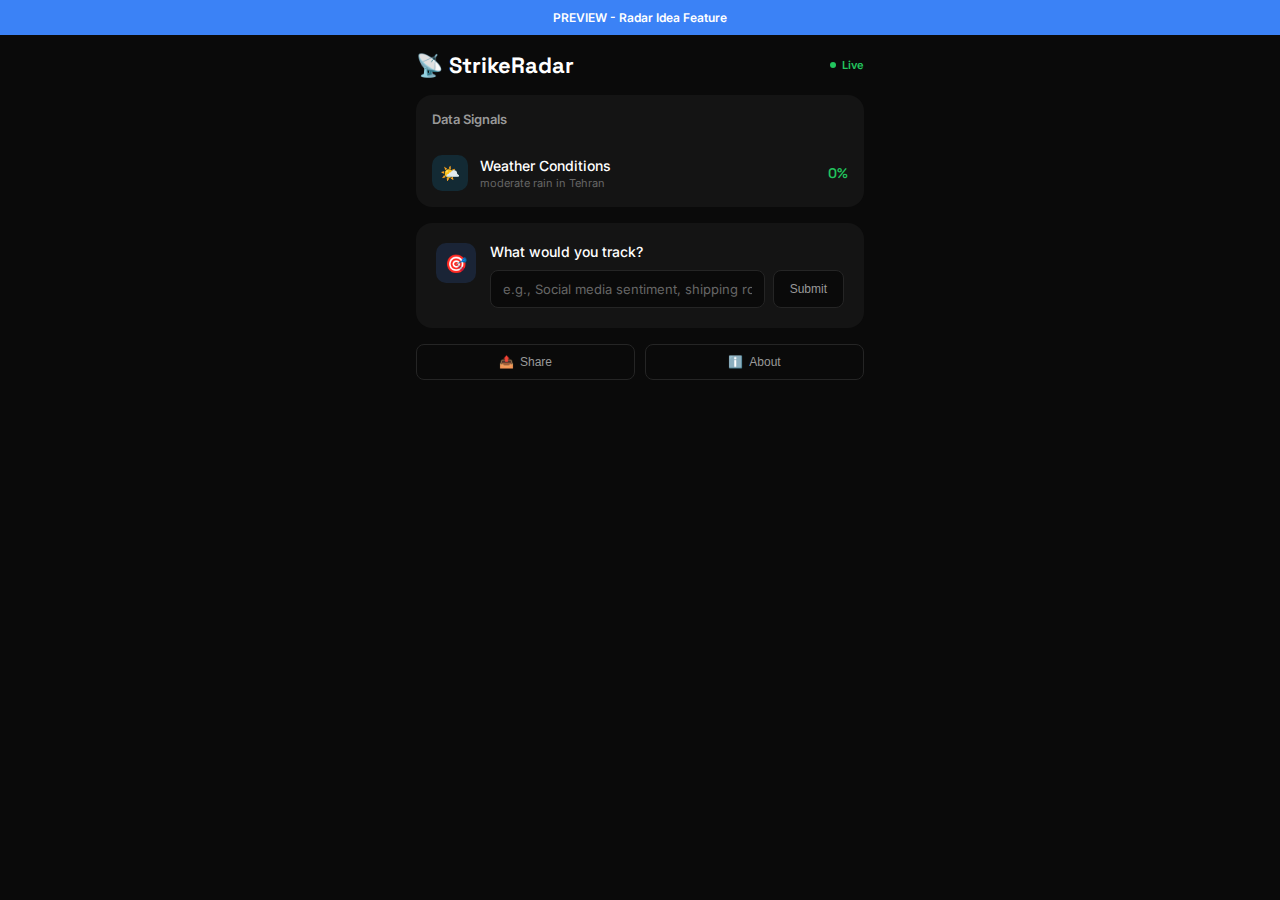
<file: frontend/preview-radar-idea.html>
<!DOCTYPE html>
<html lang="en">
<head>
    <meta charset="UTF-8">
    <meta name="viewport" content="width=device-width, initial-scale=1.0">
    <title>Radar Idea Feature Preview</title>
    <link href="https://fonts.googleapis.com/css2?family=Inter:wght@400;500;600;700&family=Space+Grotesk:wght@500;600;700&display=swap" rel="stylesheet">
    <style>
        * { margin: 0; padding: 0; box-sizing: border-box; }
        :root {
            --bg: #0a0a0a; --card: #141414; --card-elevated: #1c1c1c;
            --border: #252525; --text: #ffffff; --text-secondary: #999; --text-muted: #666;
            --accent: #3b82f6; --green: #22c55e; --yellow: #eab308; --orange: #f97316; --red: #ef4444;
        }
        html, body {
            font-family: 'Inter', -apple-system, sans-serif;
            background: var(--bg);
            color: var(--text);
            min-height: 100vh;
        }
        .app { padding: 16px; max-width: 480px; margin: 0 auto; }

        /* Header */
        .header { display: flex; justify-content: space-between; align-items: center; margin-bottom: 16px; }
        .logo { font-family: 'Space Grotesk', sans-serif; font-size: 22px; font-weight: 700; }
        .live-badge { display: flex; align-items: center; gap: 6px; font-size: 11px; font-weight: 600; color: var(--green); }
        .live-dot { width: 6px; height: 6px; background: var(--green); border-radius: 50%; animation: pulse 2s infinite; }
        @keyframes pulse { 0%, 100% { opacity: 1; } 50% { opacity: 0.4; } }

        /* Signals section (simplified for preview) */
        .signals-section { background: var(--card); border-radius: 16px; padding: 16px; margin-bottom: 16px; }
        .section-title { font-size: 13px; font-weight: 600; color: var(--text-secondary); margin-bottom: 16px; }
        .signal-item { display: flex; align-items: center; padding: 12px 0; border-bottom: 1px solid var(--border); }
        .signal-item:last-child { border-bottom: none; padding-bottom: 0; }
        .signal-icon { width: 36px; height: 36px; border-radius: 10px; display: flex; align-items: center; justify-content: center; margin-right: 12px; font-size: 16px; background: rgba(14, 165, 233, 0.15); }
        .signal-info { flex: 1; }
        .signal-name { font-size: 14px; font-weight: 500; margin-bottom: 2px; }
        .signal-detail { font-size: 11px; color: var(--text-muted); }
        .signal-value { font-family: 'Space Grotesk', sans-serif; font-size: 14px; font-weight: 600; color: var(--green); }

        /* NEW: Radar Idea Card */
        .radar-idea-card {
            background: var(--card);
            border-radius: 16px;
            padding: 20px;
            margin-bottom: 16px;
            display: flex;
            gap: 14px;
            align-items: flex-start;
        }
        .radar-idea-card.hidden { display: none; }
        .radar-idea-icon {
            width: 40px;
            height: 40px;
            background: rgba(59, 130, 246, 0.15);
            border-radius: 10px;
            display: flex;
            align-items: center;
            justify-content: center;
            font-size: 18px;
            flex-shrink: 0;
        }
        .radar-idea-content { flex: 1; min-width: 0; }
        .radar-idea-title { font-size: 14px; font-weight: 500; color: var(--text); margin-bottom: 10px; }
        .radar-idea-form { display: flex; gap: 8px; }
        .radar-idea-input {
            flex: 1;
            background: var(--bg);
            border: 1px solid var(--border);
            border-radius: 8px;
            padding: 10px 12px;
            font-size: 13px;
            color: var(--text);
            font-family: inherit;
            outline: none;
            transition: border-color 0.2s;
        }
        .radar-idea-input::placeholder { color: var(--text-muted); }
        .radar-idea-input:focus { border-color: var(--accent); }
        .radar-idea-submit {
            background: var(--bg);
            color: var(--text-secondary);
            border: 1px solid var(--border);
            border-radius: 8px;
            padding: 10px 16px;
            font-size: 12px;
            font-weight: 500;
            cursor: pointer;
            transition: color 0.2s, border-color 0.2s;
            white-space: nowrap;
        }
        .radar-idea-submit:hover { color: var(--text); border-color: var(--text-muted); }
        .radar-idea-submit:disabled { opacity: 0.5; cursor: not-allowed; }
        .radar-idea-thanks {
            display: flex;
            align-items: center;
            gap: 6px;
            color: var(--green);
            font-size: 13px;
            font-weight: 500;
        }

        /* Footer buttons */
        .show-more-btn {
            flex: 1;
            padding: 10px;
            background: var(--bg);
            border: 1px solid var(--border);
            border-radius: 8px;
            color: var(--text-secondary);
            font-size: 12px;
            font-weight: 500;
            cursor: pointer;
            display: flex;
            align-items: center;
            justify-content: center;
            gap: 6px;
        }
        .show-more-btn:hover { color: var(--text); }

        .preview-label {
            text-align: center;
            padding: 10px;
            background: var(--accent);
            color: white;
            font-size: 12px;
            font-weight: 600;
        }
    </style>
</head>
<body>
    <div class="preview-label">PREVIEW - Radar Idea Feature</div>

    <div class="app">
        <header class="header">
            <h1 class="logo">📡 StrikeRadar</h1>
            <div class="live-badge"><div class="live-dot"></div>Live</div>
        </header>

        <!-- Last signal (Weather) - for context -->
        <section class="signals-section">
            <h2 class="section-title">Data Signals</h2>
            <div class="signal-item">
                <div class="signal-icon">🌤️</div>
                <div class="signal-info">
                    <div class="signal-name">Weather Conditions</div>
                    <div class="signal-detail">moderate rain in Tehran</div>
                </div>
                <div class="signal-value">0%</div>
            </div>
        </section>

        <!-- NEW FEATURE: Radar Idea Card -->
        <div class="radar-idea-card" id="radarIdeaCard">
            <div class="radar-idea-icon">🎯</div>
            <div class="radar-idea-content">
                <div class="radar-idea-title">What would you track?</div>
                <div class="radar-idea-form" id="radarIdeaForm">
                    <input type="text" class="radar-idea-input" id="radarIdeaInput" placeholder="e.g., Social media sentiment, shipping routes..." maxlength="200">
                    <button class="radar-idea-submit" id="radarIdeaSubmit" onclick="submitRadarIdea()">Submit</button>
                </div>
                <div class="radar-idea-thanks" id="radarIdeaThanks" style="display: none;">
                    <span>Thanks for sharing!</span>
                </div>
            </div>
        </div>

        <!-- Footer buttons -->
        <div style="display: flex; gap: 10px; margin-top: 8px;">
            <button class="show-more-btn"><span>📤</span> Share</button>
            <button class="show-more-btn"><span>ℹ️</span> About</button>
        </div>
    </div>

    <script>
        function submitRadarIdea() {
            const input = document.getElementById('radarIdeaInput');
            const form = document.getElementById('radarIdeaForm');
            const thanks = document.getElementById('radarIdeaThanks');
            const card = document.getElementById('radarIdeaCard');
            const submitBtn = document.getElementById('radarIdeaSubmit');

            const idea = input.value.trim();
            if (!idea) {
                input.focus();
                return;
            }

            submitBtn.disabled = true;
            submitBtn.textContent = '...';

            // Log what would be sent to backend
            console.log('Radar idea submitted:', {
                idea: idea,
                timestamp: new Date().toISOString()
            });

            // Show thank you
            form.style.display = 'none';
            thanks.style.display = 'flex';

            // Fade out after 2 seconds
            setTimeout(function() {
                card.style.transition = 'opacity 0.5s ease, transform 0.5s ease';
                card.style.opacity = '0';
                card.style.transform = 'translateY(-10px)';
                setTimeout(function() {
                    card.classList.add('hidden');
                }, 500);
            }, 2000);
        }

        // Enter key support
        document.getElementById('radarIdeaInput').addEventListener('keypress', function(e) {
            if (e.key === 'Enter') submitRadarIdea();
        });
    </script>
</body>
</html>
</file>
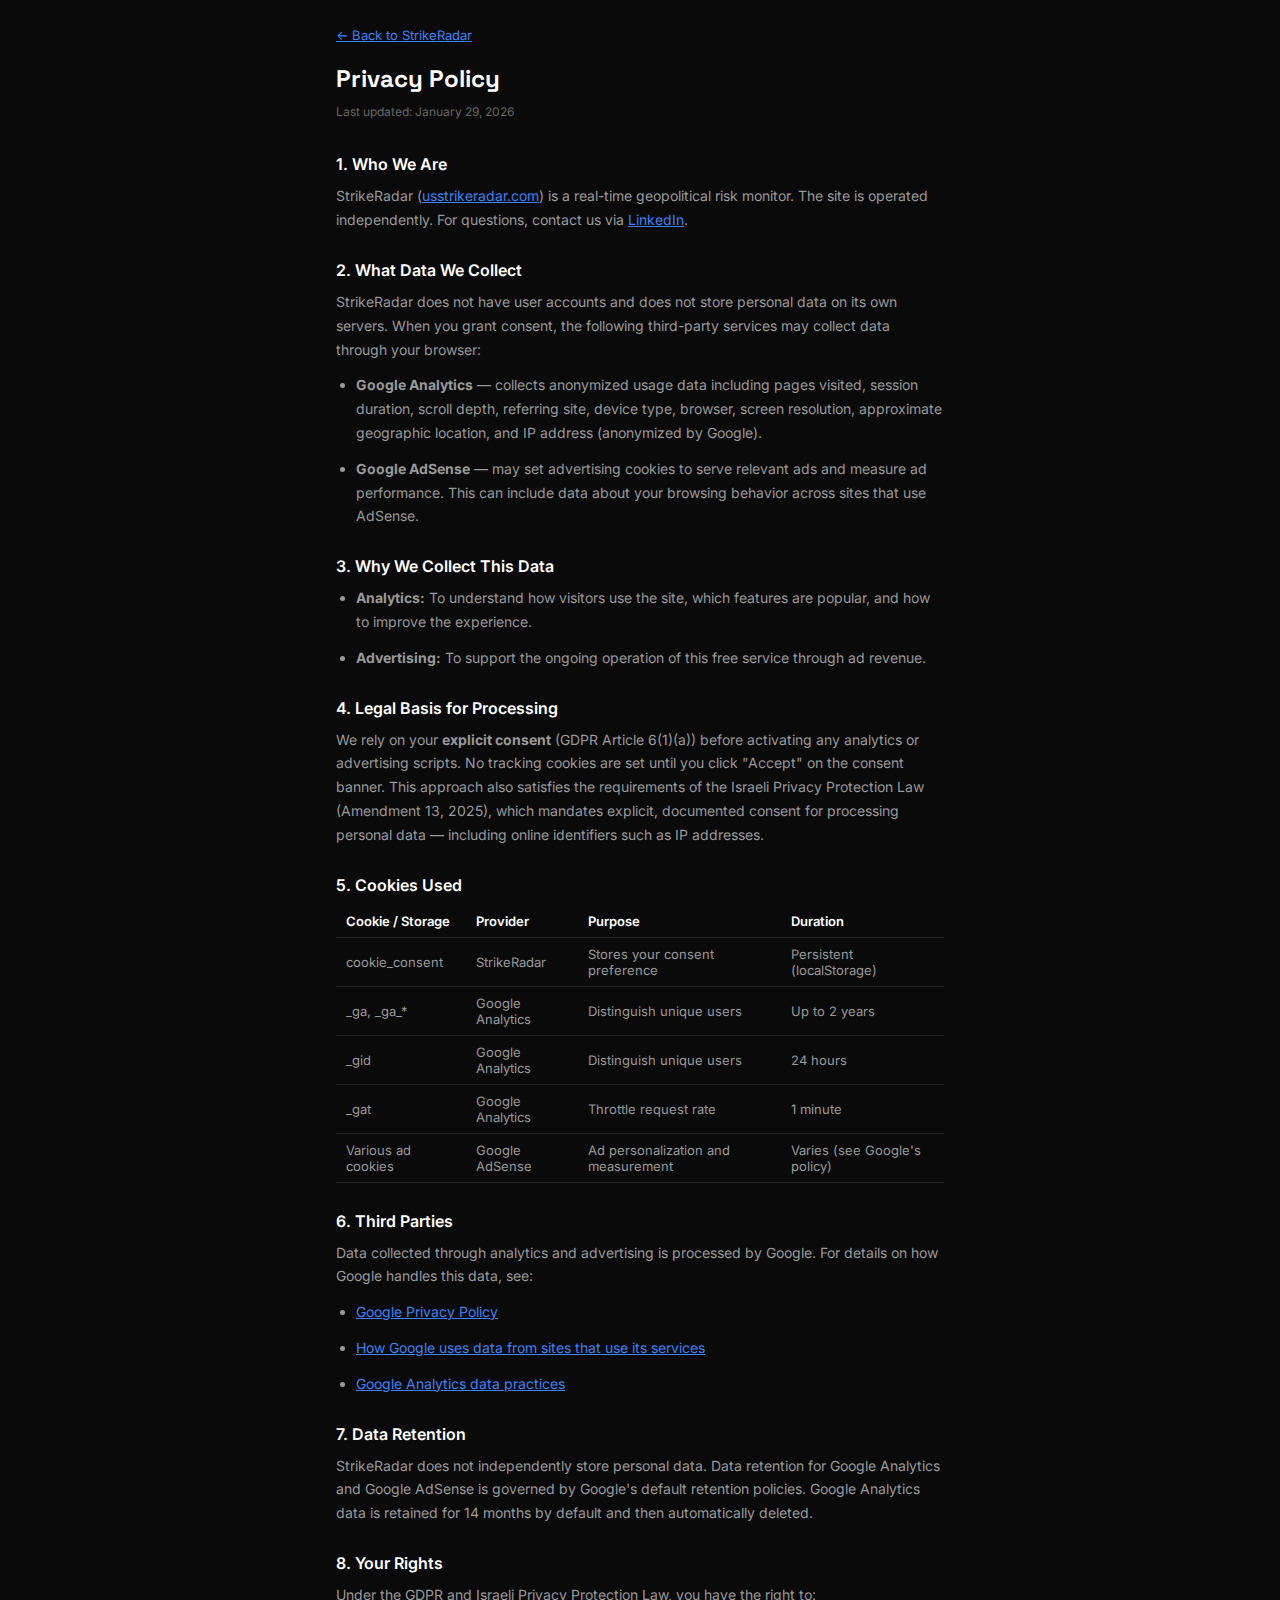
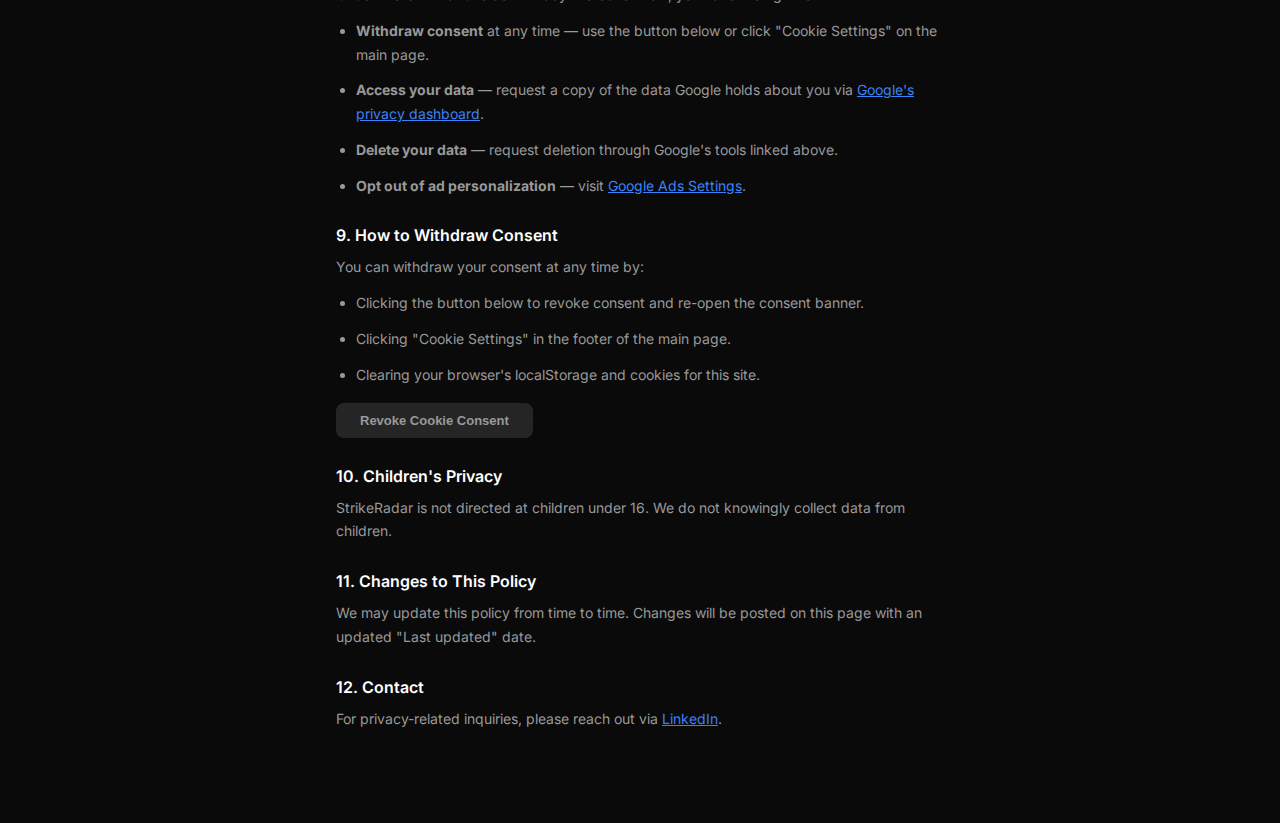
<file: frontend/privacy.html>
<!DOCTYPE html>
<html lang="en">
<head>
    <meta charset="UTF-8">
    <meta name="viewport" content="width=device-width, initial-scale=1.0">
    <title>Privacy Policy - StrikeRadar</title>
    <meta name="robots" content="noindex">
    <link rel="icon" type="image/svg+xml" href="data:image/svg+xml,<svg xmlns='http://www.w3.org/2000/svg' viewBox='0 0 100 100'><text y='.9em' font-size='90'>📡</text></svg>">
    <link href="https://fonts.googleapis.com/css2?family=Inter:wght@400;500;600;700&family=Space+Grotesk:wght@500;600;700&display=swap" rel="stylesheet">
    <link rel="stylesheet" href="styles.css">
    <style>
        .privacy-page {
            max-width: 640px;
            margin: 0 auto;
            padding: 24px 16px 80px;
        }
        .privacy-page h1 {
            font-family: 'Space Grotesk', sans-serif;
            font-size: 24px;
            margin-bottom: 8px;
        }
        .privacy-page .last-updated {
            font-size: 12px;
            color: var(--text-muted);
            margin-bottom: 32px;
        }
        .privacy-page h2 {
            font-size: 16px;
            font-weight: 600;
            color: var(--text);
            margin-top: 28px;
            margin-bottom: 10px;
        }
        .privacy-page p, .privacy-page li {
            font-size: 14px;
            color: var(--text-secondary);
            line-height: 1.7;
            margin-bottom: 12px;
        }
        .privacy-page ul {
            list-style: disc;
            padding-left: 20px;
            margin-bottom: 12px;
        }
        .privacy-page a {
            color: var(--accent);
            text-decoration: underline;
        }
        .privacy-page table {
            width: 100%;
            border-collapse: collapse;
            margin-bottom: 16px;
            font-size: 13px;
        }
        .privacy-page th, .privacy-page td {
            text-align: left;
            padding: 8px 10px;
            border-bottom: 1px solid var(--border);
            color: var(--text-secondary);
        }
        .privacy-page th {
            color: var(--text);
            font-weight: 600;
        }
        .back-link {
            display: inline-flex;
            align-items: center;
            gap: 6px;
            color: var(--accent);
            text-decoration: none;
            font-size: 13px;
            margin-bottom: 20px;
        }
        .back-link:hover { text-decoration: underline; }
        .revoke-btn {
            display: inline-block;
            padding: 10px 24px;
            background: var(--border);
            color: var(--text-secondary);
            border: none;
            border-radius: 8px;
            font-size: 13px;
            font-weight: 600;
            cursor: pointer;
            margin-top: 4px;
        }
        .revoke-btn:hover { background: var(--card-elevated); color: var(--text); }
    </style>
</head>
<body>
    <div class="privacy-page">
        <a href="index.html" class="back-link">&larr; Back to StrikeRadar</a>

        <h1>Privacy Policy</h1>
        <p class="last-updated">Last updated: January 29, 2026</p>

        <h2>1. Who We Are</h2>
        <p>StrikeRadar (<a href="https://usstrikeradar.com">usstrikeradar.com</a>) is a real-time geopolitical risk monitor. The site is operated independently. For questions, contact us via <a href="https://www.linkedin.com/in/yonatan-back/" target="_blank" rel="noopener">LinkedIn</a>.</p>

        <h2>2. What Data We Collect</h2>
        <p>StrikeRadar does not have user accounts and does not store personal data on its own servers. When you grant consent, the following third-party services may collect data through your browser:</p>
        <ul>
            <li><strong>Google Analytics</strong> &mdash; collects anonymized usage data including pages visited, session duration, scroll depth, referring site, device type, browser, screen resolution, approximate geographic location, and IP address (anonymized by Google).</li>
            <li><strong>Google AdSense</strong> &mdash; may set advertising cookies to serve relevant ads and measure ad performance. This can include data about your browsing behavior across sites that use AdSense.</li>
        </ul>

        <h2>3. Why We Collect This Data</h2>
        <ul>
            <li><strong>Analytics:</strong> To understand how visitors use the site, which features are popular, and how to improve the experience.</li>
            <li><strong>Advertising:</strong> To support the ongoing operation of this free service through ad revenue.</li>
        </ul>

        <h2>4. Legal Basis for Processing</h2>
        <p>We rely on your <strong>explicit consent</strong> (GDPR Article 6(1)(a)) before activating any analytics or advertising scripts. No tracking cookies are set until you click "Accept" on the consent banner. This approach also satisfies the requirements of the Israeli Privacy Protection Law (Amendment 13, 2025), which mandates explicit, documented consent for processing personal data — including online identifiers such as IP addresses.</p>

        <h2>5. Cookies Used</h2>
        <table>
            <thead>
                <tr>
                    <th>Cookie / Storage</th>
                    <th>Provider</th>
                    <th>Purpose</th>
                    <th>Duration</th>
                </tr>
            </thead>
            <tbody>
                <tr>
                    <td>cookie_consent</td>
                    <td>StrikeRadar</td>
                    <td>Stores your consent preference</td>
                    <td>Persistent (localStorage)</td>
                </tr>
                <tr>
                    <td>_ga, _ga_*</td>
                    <td>Google Analytics</td>
                    <td>Distinguish unique users</td>
                    <td>Up to 2 years</td>
                </tr>
                <tr>
                    <td>_gid</td>
                    <td>Google Analytics</td>
                    <td>Distinguish unique users</td>
                    <td>24 hours</td>
                </tr>
                <tr>
                    <td>_gat</td>
                    <td>Google Analytics</td>
                    <td>Throttle request rate</td>
                    <td>1 minute</td>
                </tr>
                <tr>
                    <td>Various ad cookies</td>
                    <td>Google AdSense</td>
                    <td>Ad personalization and measurement</td>
                    <td>Varies (see Google's policy)</td>
                </tr>
            </tbody>
        </table>

        <h2>6. Third Parties</h2>
        <p>Data collected through analytics and advertising is processed by Google. For details on how Google handles this data, see:</p>
        <ul>
            <li><a href="https://policies.google.com/privacy" target="_blank" rel="noopener">Google Privacy Policy</a></li>
            <li><a href="https://policies.google.com/technologies/partner-sites" target="_blank" rel="noopener">How Google uses data from sites that use its services</a></li>
            <li><a href="https://support.google.com/analytics/answer/6004245" target="_blank" rel="noopener">Google Analytics data practices</a></li>
        </ul>

        <h2>7. Data Retention</h2>
        <p>StrikeRadar does not independently store personal data. Data retention for Google Analytics and Google AdSense is governed by Google's default retention policies. Google Analytics data is retained for 14 months by default and then automatically deleted.</p>

        <h2>8. Your Rights</h2>
        <p>Under the GDPR and Israeli Privacy Protection Law, you have the right to:</p>
        <ul>
            <li><strong>Withdraw consent</strong> at any time &mdash; use the button below or click "Cookie Settings" on the main page.</li>
            <li><strong>Access your data</strong> &mdash; request a copy of the data Google holds about you via <a href="https://myaccount.google.com/data-and-privacy" target="_blank" rel="noopener">Google's privacy dashboard</a>.</li>
            <li><strong>Delete your data</strong> &mdash; request deletion through Google's tools linked above.</li>
            <li><strong>Opt out of ad personalization</strong> &mdash; visit <a href="https://adssettings.google.com" target="_blank" rel="noopener">Google Ads Settings</a>.</li>
        </ul>

        <h2>9. How to Withdraw Consent</h2>
        <p>You can withdraw your consent at any time by:</p>
        <ul>
            <li>Clicking the button below to revoke consent and re-open the consent banner.</li>
            <li>Clicking "Cookie Settings" in the footer of the main page.</li>
            <li>Clearing your browser's localStorage and cookies for this site.</li>
        </ul>
        <button class="revoke-btn" onclick="revokeConsent()">Revoke Cookie Consent</button>

        <h2>10. Children's Privacy</h2>
        <p>StrikeRadar is not directed at children under 16. We do not knowingly collect data from children.</p>

        <h2>11. Changes to This Policy</h2>
        <p>We may update this policy from time to time. Changes will be posted on this page with an updated "Last updated" date.</p>

        <h2>12. Contact</h2>
        <p>For privacy-related inquiries, please reach out via <a href="https://www.linkedin.com/in/yonatan-back/" target="_blank" rel="noopener">LinkedIn</a>.</p>
    </div>

    <script src="js/consent.js"></script>
</body>
</html>
</file>
<file: frontend/styles.css>
* { margin: 0; padding: 0; box-sizing: border-box; -webkit-tap-highlight-color: transparent; }
:root {
    --bg: #0a0a0a; --card: #141414; --card-elevated: #1c1c1c;
    --border: #252525; --text: #ffffff; --text-secondary: #999; --text-muted: #666;
    --accent: #3b82f6; --green: #22c55e; --yellow: #eab308; --orange: #f97316; --red: #ef4444;
}
html, body {
    font-family: 'Inter', -apple-system, sans-serif;
    background: var(--bg);
    color: var(--text);
    min-height: 100vh;
    overflow-x: hidden;
}
.app { padding: 16px; padding-bottom: 80px; max-width: 100%; }

/* Header */
.header { display: flex; justify-content: space-between; align-items: center; margin-bottom: 16px; }
.logo { font-family: 'Space Grotesk', sans-serif; font-size: 22px; font-weight: 700; }
.header-right { display: flex; align-items: center; gap: 10px; }
.live-badge { display: flex; align-items: center; gap: 6px; font-size: 11px; font-weight: 600; color: var(--green); }
.live-dot { width: 6px; height: 6px; background: var(--green); border-radius: 50%; animation: pulse 2s infinite; }
@keyframes pulse { 0%, 100% { opacity: 1; } 50% { opacity: 0.4; } }
.icon-btn { width: 36px; height: 36px; display: flex; align-items: center; justify-content: center; background: var(--card); border: none; border-radius: 10px; color: var(--text-secondary); cursor: pointer; }
.icon-btn:active { background: var(--card-elevated); }
.contact-link { display: flex; align-items: center; gap: 4px; padding: 6px 12px; background: var(--card); border-radius: 10px; color: #0a66c2; text-decoration: none; font-size: 12px; font-weight: 500; transition: background 0.2s, color 0.2s; }
.contact-link:hover { background: var(--card-elevated); color: #0077b5; }
.contact-link svg { fill: currentColor; }
.donate-link { color: #f5c842 !important; }
.donate-link:hover { color: #ffd700 !important; }

/* Timestamp bar */
.timestamp-bar { display: flex; justify-content: space-between; align-items: center; padding: 10px 14px; background: var(--card); border-radius: 10px; margin-bottom: 16px; font-size: 12px; }
.timestamp-bar .time { color: var(--text); font-weight: 600; }
.timestamp-bar .tz { color: var(--text-muted); }

/* Main gauge card */
.gauge-card { background: var(--card); border-radius: 20px; padding: 24px 20px; text-align: center; margin-bottom: 16px; }
.gauge-title { font-size: 13px; font-weight: 600; color: var(--text-secondary); margin-bottom: 4px; text-transform: uppercase; letter-spacing: 0.5px; }
.gauge-subtitle { font-size: 11px; color: var(--text-muted); margin-bottom: 16px; }
.status-label { display: inline-block; padding: 6px 14px; border-radius: 20px; font-size: 11px; font-weight: 600; text-transform: uppercase; letter-spacing: 0.5px; margin-bottom: 16px; }
.status-label.low { background: rgba(34, 197, 94, 0.15); color: var(--green); }
.status-label.elevated { background: rgba(234, 179, 8, 0.15); color: var(--yellow); }
.status-label.high { background: rgba(249, 115, 22, 0.15); color: var(--orange); }
.status-label.imminent { background: rgba(239, 68, 68, 0.15); color: var(--red); animation: blink 1.5s infinite; }
@keyframes blink { 0%, 100% { opacity: 1; } 50% { opacity: 0.6; } }
.gauge-container { position: relative; width: 200px; height: 115px; margin: 0 auto 12px; }
.gauge-svg { width: 100%; height: 100%; overflow: visible; }
.gauge-track { fill: none; stroke: var(--card-elevated); stroke-width: 20; stroke-linecap: round; }
.gauge-fill { fill: none; stroke-width: 20; stroke-linecap: round; transition: stroke-dashoffset 0.8s ease, stroke 0.5s ease; }
.gauge-value { font-family: 'Space Grotesk', sans-serif; font-size: 52px; font-weight: 700; line-height: 1; }
.gauge-value.green { color: var(--green); } .gauge-value.yellow { color: var(--yellow); }
.gauge-value.orange { color: var(--orange); } .gauge-value.red { color: var(--red); }
.gauge-window { font-size: 12px; color: var(--text-muted); margin-top: 8px; }
.gauge-header { display: flex; align-items: center; justify-content: center; gap: 8px; margin-bottom: 4px; }
.gauge-info-btn { width: 20px; height: 20px; border-radius: 50%; background: var(--border); border: none; color: var(--text-muted); font-size: 11px; font-weight: 700; cursor: pointer; }
.gauge-info-btn:hover { background: var(--text-muted); color: var(--bg); }

/* Pulse Row */
.pulse-row {
    display: flex;
    align-items: center;
    justify-content: center;
    gap: 16px;
    padding: 12px 16px;
    background: var(--card);
    border-radius: 12px;
    margin-bottom: 16px;
    flex-wrap: wrap;
}
.pulse-item {
    display: flex;
    align-items: center;
    gap: 4px;
    font-size: 13px;
}
.pulse-icon { font-size: 14px; }
.pulse-value {
    font-family: 'Space Grotesk', sans-serif;
    font-weight: 600;
    color: var(--text);
}
.pulse-label {
    color: var(--text-muted);
    font-size: 12px;
}
.pulse-flag { font-size: 16px; }
.pulse-surge {
    font-family: 'Space Grotesk', sans-serif;
    font-weight: 600;
    font-size: 13px;
}
/* Activity level colors */
.pulse-activity .pulse-label { transition: color 0.3s ease; }
.pulse-activity.normal .pulse-label { color: var(--text-muted); }
.pulse-activity.elevated .pulse-label { color: var(--yellow); }
.pulse-activity.elevated .pulse-value { color: var(--yellow); }
.pulse-activity.high .pulse-label { color: var(--orange); }
.pulse-activity.high .pulse-value { color: var(--orange); }
.pulse-activity.surging .pulse-label { color: var(--red); }
.pulse-activity.surging .pulse-value { color: var(--red); }
/* Surge colors */
.pulse-surge.positive { color: var(--green); }
.pulse-surge.elevated { color: var(--yellow); }
.pulse-surge.high { color: var(--orange); }
.pulse-surge.surging { color: var(--red); }
/* Rotating animation */
.pulse-rotating {
    transition: opacity 0.3s ease;
}
.pulse-rotating.fade-out {
    opacity: 0;
}

/* Trend chart */
.trend-section { background: var(--card); border-radius: 16px; padding: 16px; margin-bottom: 16px; }
.trend-header { display: flex; justify-content: space-between; align-items: center; margin-bottom: 12px; }
.trend-title { font-size: 13px; font-weight: 600; color: var(--text-secondary); }
.chart-wrap { height: 140px; position: relative; }

/* Signals */
.signals-section { background: var(--card); border-radius: 16px; padding: 16px; margin-bottom: 16px; }
.section-title { font-size: 13px; font-weight: 600; color: var(--text-secondary); margin-bottom: 16px; }
.signal-item { display: flex; align-items: center; padding: 12px 0; border-bottom: 1px solid var(--border); }
.signal-item:last-child { border-bottom: none; padding-bottom: 0; }
.signal-item:first-of-type { padding-top: 0; }
.signal-icon { width: 36px; height: 36px; border-radius: 10px; display: flex; align-items: center; justify-content: center; margin-right: 12px; font-size: 16px; }
.signal-icon.news { background: rgba(59, 130, 246, 0.15); }
.signal-icon.trends { background: rgba(168, 85, 247, 0.15); }
.signal-icon.flight { background: rgba(34, 197, 94, 0.15); }
.signal-icon.weather { background: rgba(14, 165, 233, 0.15); }
.signal-info { flex: 1; min-width: 0; }
.signal-name { font-size: 14px; font-weight: 500; margin-bottom: 2px; display: flex; align-items: center; gap: 6px; }
.signal-detail { font-size: 11px; color: var(--text-muted); white-space: nowrap; overflow: hidden; text-overflow: ellipsis; }
.signal-status { font-size: 9px; padding: 2px 5px; border-radius: 4px; font-weight: 600; }
.signal-status.live { background: rgba(34, 197, 94, 0.2); color: var(--green); }
.signal-status.weak { background: rgba(234, 179, 8, 0.2); color: var(--yellow); }
.info-btn { width: 18px; height: 18px; border-radius: 50%; background: var(--border); border: none; color: var(--text-muted); font-size: 10px; font-weight: 700; cursor: pointer; margin-left: 4px; }
.info-btn:hover { background: var(--text-muted); color: var(--bg); }
.signal-right { display: flex; align-items: center; gap: 10px; }
.signal-value { font-family: 'Space Grotesk', sans-serif; font-size: 14px; font-weight: 600; text-align: right; color: var(--green); min-width: 40px; }
.signal-sparkline { width: 70px; height: 28px; }
.signal-sparkline svg { width: 100%; height: 100%; }
.sparkline-line { fill: none; stroke-width: 1.5; stroke-linecap: round; stroke-linejoin: round; }
.sparkline-area { opacity: 0.15; }

/* Feed */
.feed-section { background: var(--card); border-radius: 16px; padding: 16px; margin-bottom: 16px; }
.feed-header { display: flex; justify-content: space-between; align-items: center; margin-bottom: 12px; }
.feed-list { display: flex; flex-direction: column; gap: 8px; max-height: 200px; overflow-y: auto; }
.feed-list.expanded { max-height: none; }
.feed-item { padding: 10px 12px; background: var(--card-elevated); border-radius: 10px; }
.feed-item.alert { border-left: 3px solid var(--orange); }
.feed-meta { display: flex; justify-content: space-between; margin-bottom: 3px; }
.feed-source { font-size: 10px; font-weight: 600; color: var(--accent); text-transform: uppercase; }
.feed-item.alert .feed-source { color: var(--orange); }
.feed-badge { font-size: 9px; padding: 2px 6px; border-radius: 4px; background: rgba(239, 68, 68, 0.15); color: var(--red); font-weight: 600; }
.feed-time { font-size: 10px; color: var(--text-muted); }
.feed-text { font-size: 12px; color: var(--text-secondary); line-height: 1.4; }
.feed-item.alert .feed-text { color: var(--text); }
.show-more-btn { width: 100%; padding: 10px; margin-top: 8px; background: var(--bg); border: 1px solid var(--border); border-radius: 8px; color: var(--text-secondary); font-size: 12px; font-weight: 500; cursor: pointer; }
.show-more-btn:hover { color: var(--text); }

/* Info Modal */
.modal-overlay { display: none; position: fixed; inset: 0; background: rgba(0,0,0,0.85); z-index: 100; align-items: center; justify-content: center; padding: 20px; }
.modal-overlay.open { display: flex; }
.modal { background: var(--card); border-radius: 16px; padding: 24px; width: 100%; max-width: 360px; max-height: 80vh; display: flex; flex-direction: column; }
.modal-header { display: flex; justify-content: space-between; align-items: center; margin-bottom: 16px; flex-shrink: 0; }
.modal-title { font-size: 16px; font-weight: 600; }
.modal-close { width: 28px; height: 28px; border-radius: 8px; background: var(--bg); border: none; color: var(--text-secondary); font-size: 18px; cursor: pointer; }
.modal-body { font-size: 13px; color: var(--text-secondary); line-height: 1.6; overflow-y: auto; flex: 1; }
.modal-body strong { color: var(--text); }


/* Scrollbar */
::-webkit-scrollbar { width: 4px; }
::-webkit-scrollbar-track { background: transparent; }
::-webkit-scrollbar-thumb { background: var(--border); border-radius: 2px; }

/* Cookie Consent Banner */
.consent-banner {
    position: fixed;
    bottom: 0;
    left: 0;
    right: 0;
    background: var(--card);
    border-top: 1px solid var(--border);
    padding: 16px 20px;
    z-index: 1000;
    display: flex;
    flex-direction: column;
    gap: 12px;
    align-items: center;
}
.consent-text {
    text-align: center;
    font-size: 13px;
    color: var(--text-secondary);
    line-height: 1.5;
}
.consent-text p { margin-bottom: 4px; }
.consent-privacy-link {
    color: var(--accent);
    text-decoration: underline;
    font-size: 12px;
}
.consent-buttons {
    display: flex;
    gap: 10px;
}
.consent-btn {
    padding: 10px 28px;
    border: none;
    border-radius: 8px;
    font-size: 13px;
    font-weight: 600;
    cursor: pointer;
    transition: opacity 0.2s;
}
.consent-btn:hover { opacity: 0.85; }
.consent-accept {
    background: var(--accent);
    color: #fff;
}
.consent-reject {
    background: var(--border);
    color: var(--text-secondary);
}

/* Footer links */
.footer-links {
    display: flex;
    justify-content: center;
    align-items: center;
    gap: 8px;
    margin-top: 12px;
    padding-bottom: 8px;
    font-size: 12px;
}
.footer-links a {
    color: var(--text-muted);
    text-decoration: none;
}
.footer-links a:hover {
    color: var(--text-secondary);
    text-decoration: underline;
}
.footer-separator {
    color: var(--border);
}

/* Radar Idea Card */
.radar-idea-card {
    background: var(--card);
    border-radius: 16px;
    padding: 20px;
    margin-bottom: 16px;
    display: flex;
    gap: 14px;
    align-items: flex-start;
}
.radar-idea-card.hidden {
    display: none;
}
.radar-idea-icon {
    width: 40px;
    height: 40px;
    background: rgba(59, 130, 246, 0.15);
    border-radius: 10px;
    display: flex;
    align-items: center;
    justify-content: center;
    font-size: 18px;
    flex-shrink: 0;
}
.radar-idea-content {
    flex: 1;
    min-width: 0;
}
.radar-idea-title {
    font-size: 14px;
    font-weight: 500;
    color: var(--text);
    margin-bottom: 10px;
}
.radar-idea-form {
    display: flex;
    gap: 8px;
}
.radar-idea-input {
    flex: 1;
    background: var(--bg);
    border: 1px solid var(--border);
    border-radius: 8px;
    padding: 10px 12px;
    font-size: 13px;
    color: var(--text);
    font-family: inherit;
    outline: none;
    transition: border-color 0.2s;
}
.radar-idea-input::placeholder {
    color: var(--text-muted);
}
.radar-idea-input:focus {
    border-color: var(--accent);
}
.radar-idea-submit {
    background: var(--bg);
    color: var(--text-secondary);
    border: 1px solid var(--border);
    border-radius: 8px;
    padding: 10px 16px;
    font-size: 12px;
    font-weight: 500;
    cursor: pointer;
    transition: color 0.2s, border-color 0.2s;
    white-space: nowrap;
}
.radar-idea-submit:hover {
    color: var(--text);
    border-color: var(--text-muted);
}
.radar-idea-submit:disabled {
    opacity: 0.5;
    cursor: not-allowed;
}
.radar-idea-thanks {
    display: flex;
    align-items: center;
    gap: 6px;
    color: var(--green);
    font-size: 13px;
    font-weight: 500;
}

@media (min-width: 768px) {
    .app { max-width: 480px; margin: 0 auto; padding: 24px; }
    .gauge-container { width: 240px; height: 135px; }
    .gauge-value { font-size: 60px; }
    .consent-banner { flex-direction: row; justify-content: center; gap: 20px; }
    .consent-text { text-align: left; }
}
</file>
